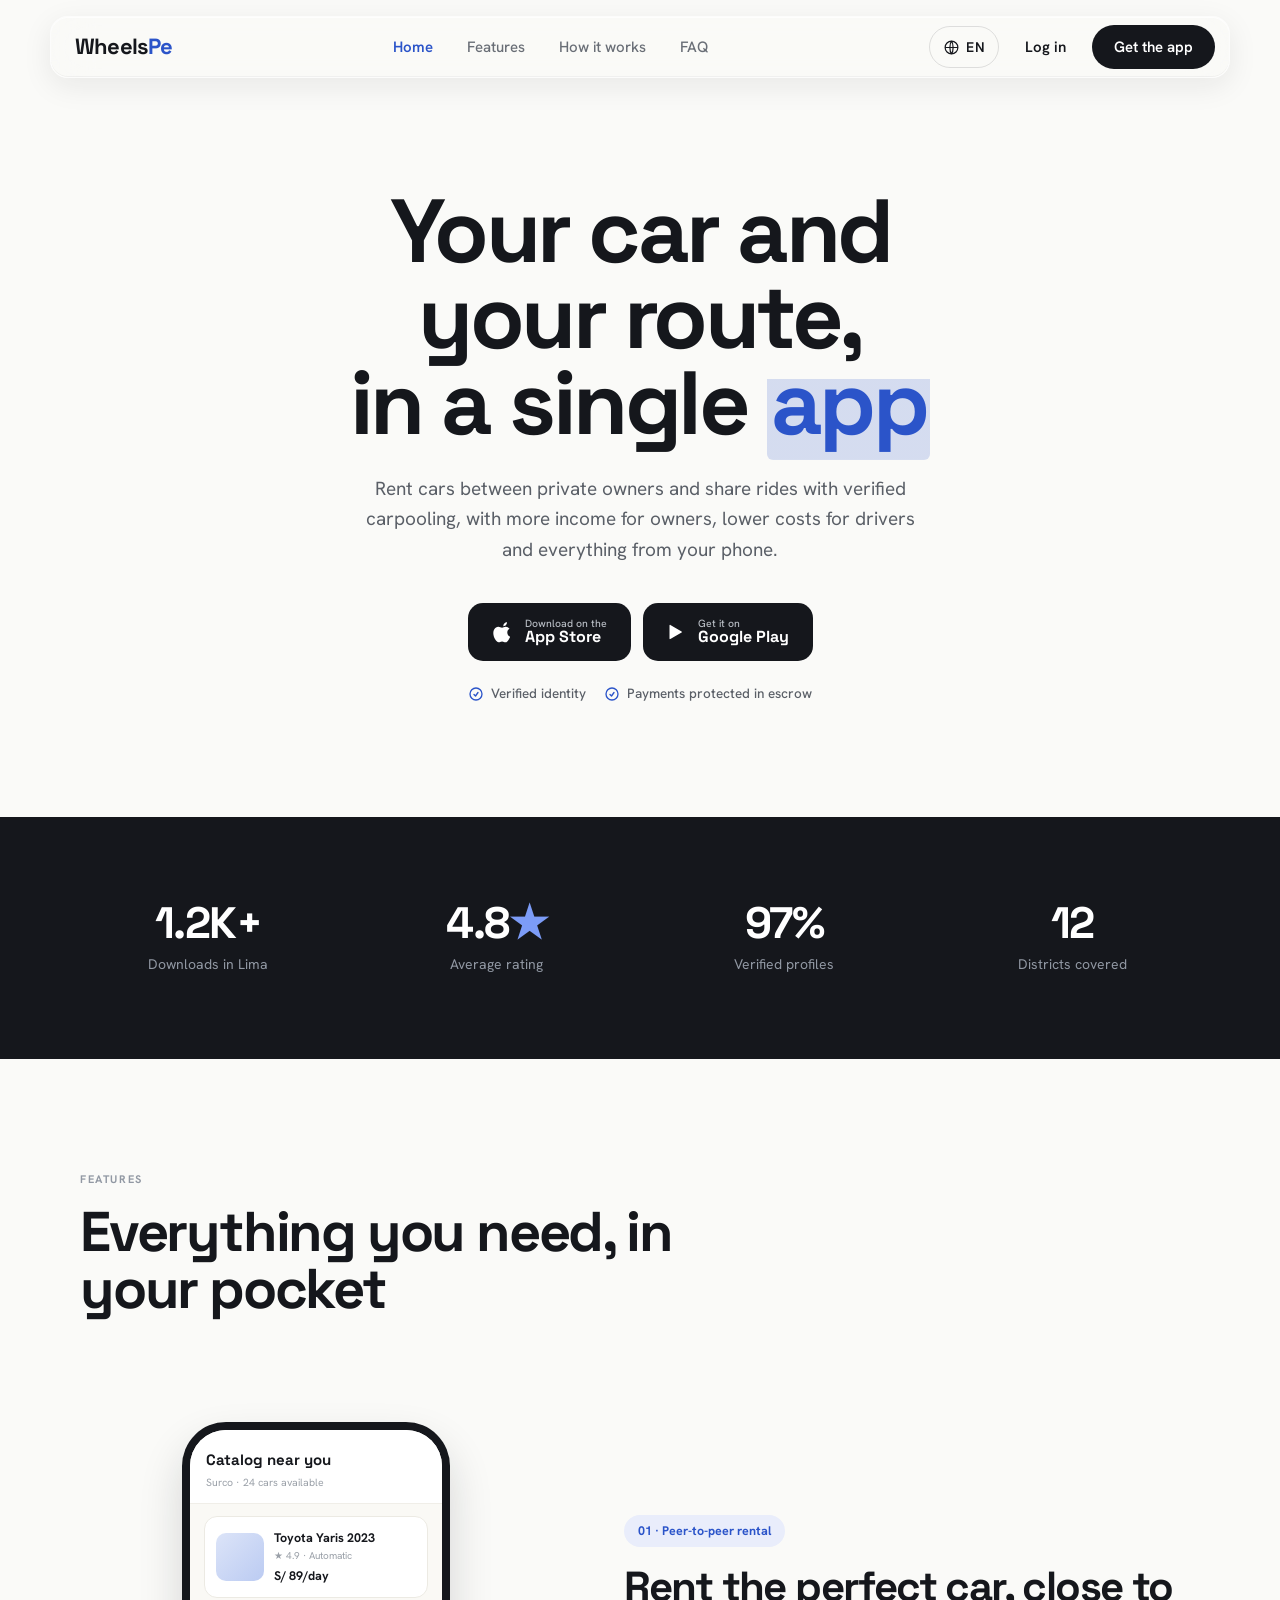
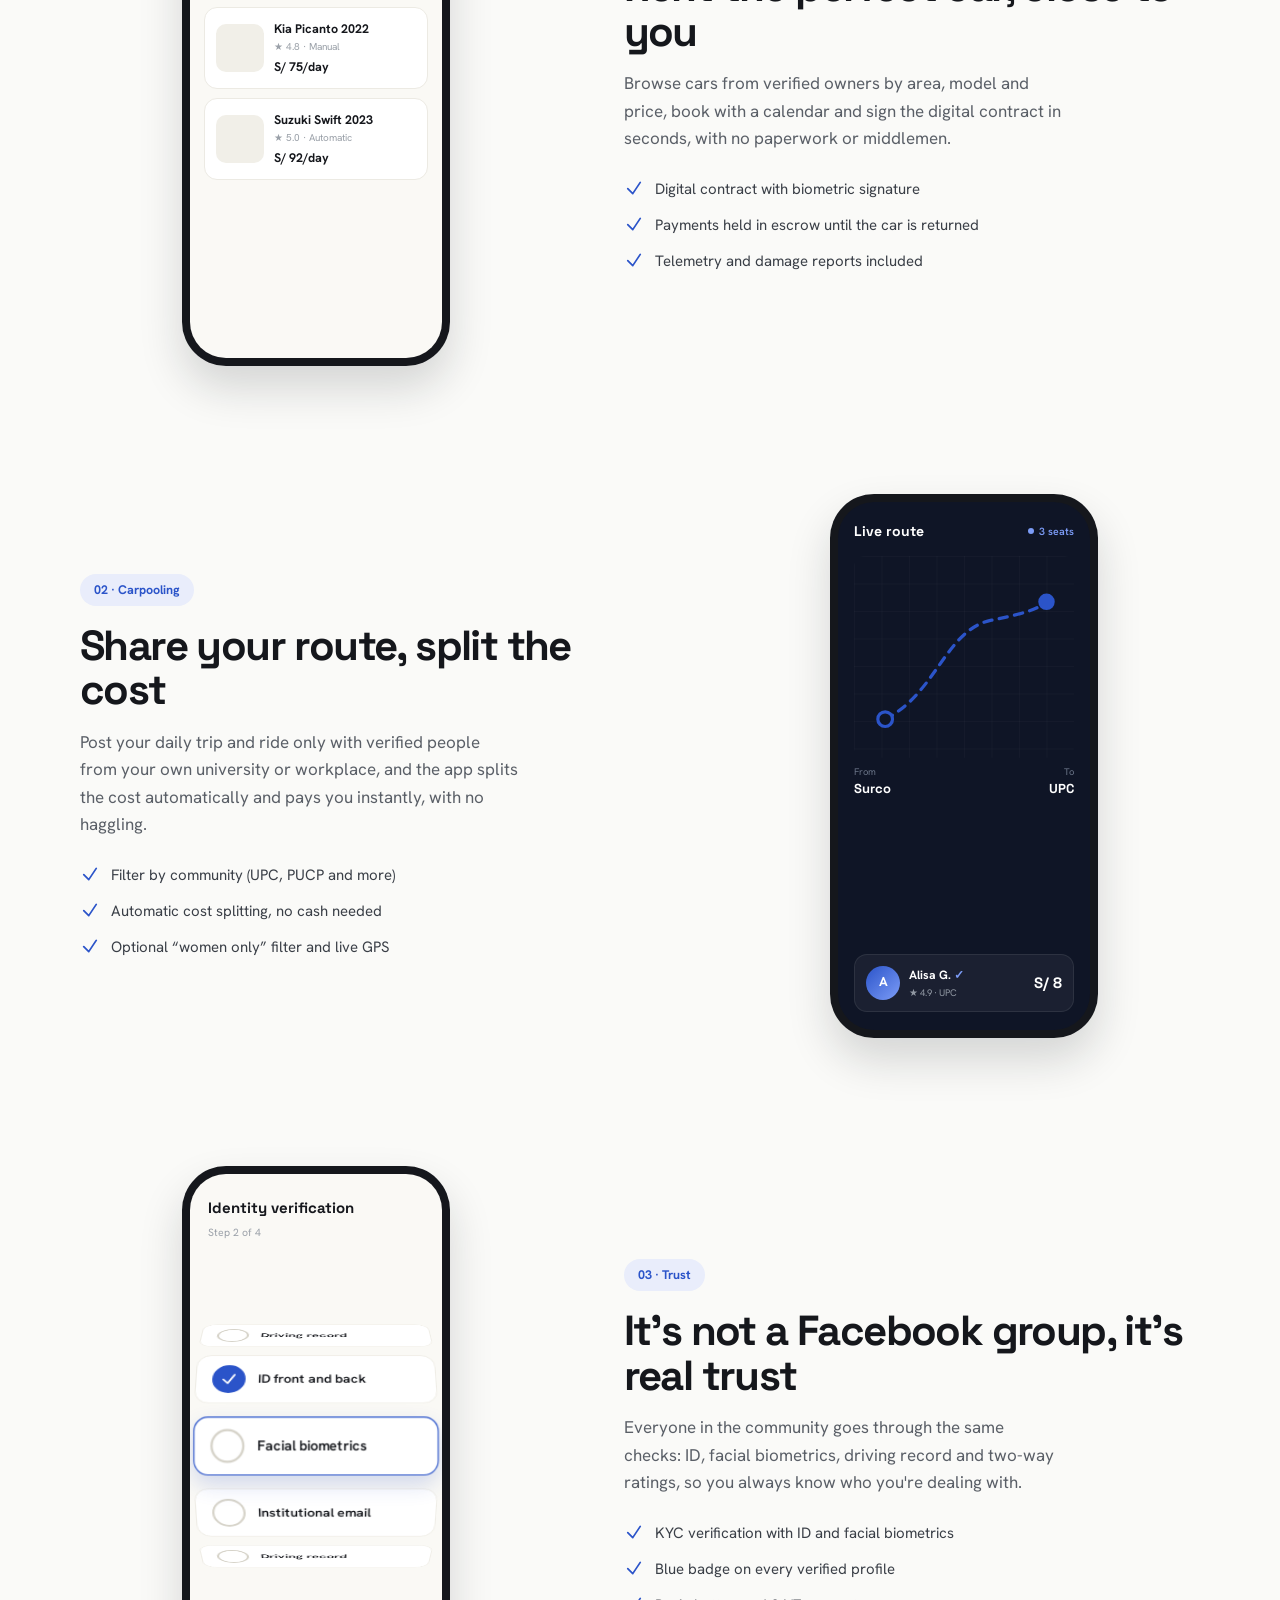
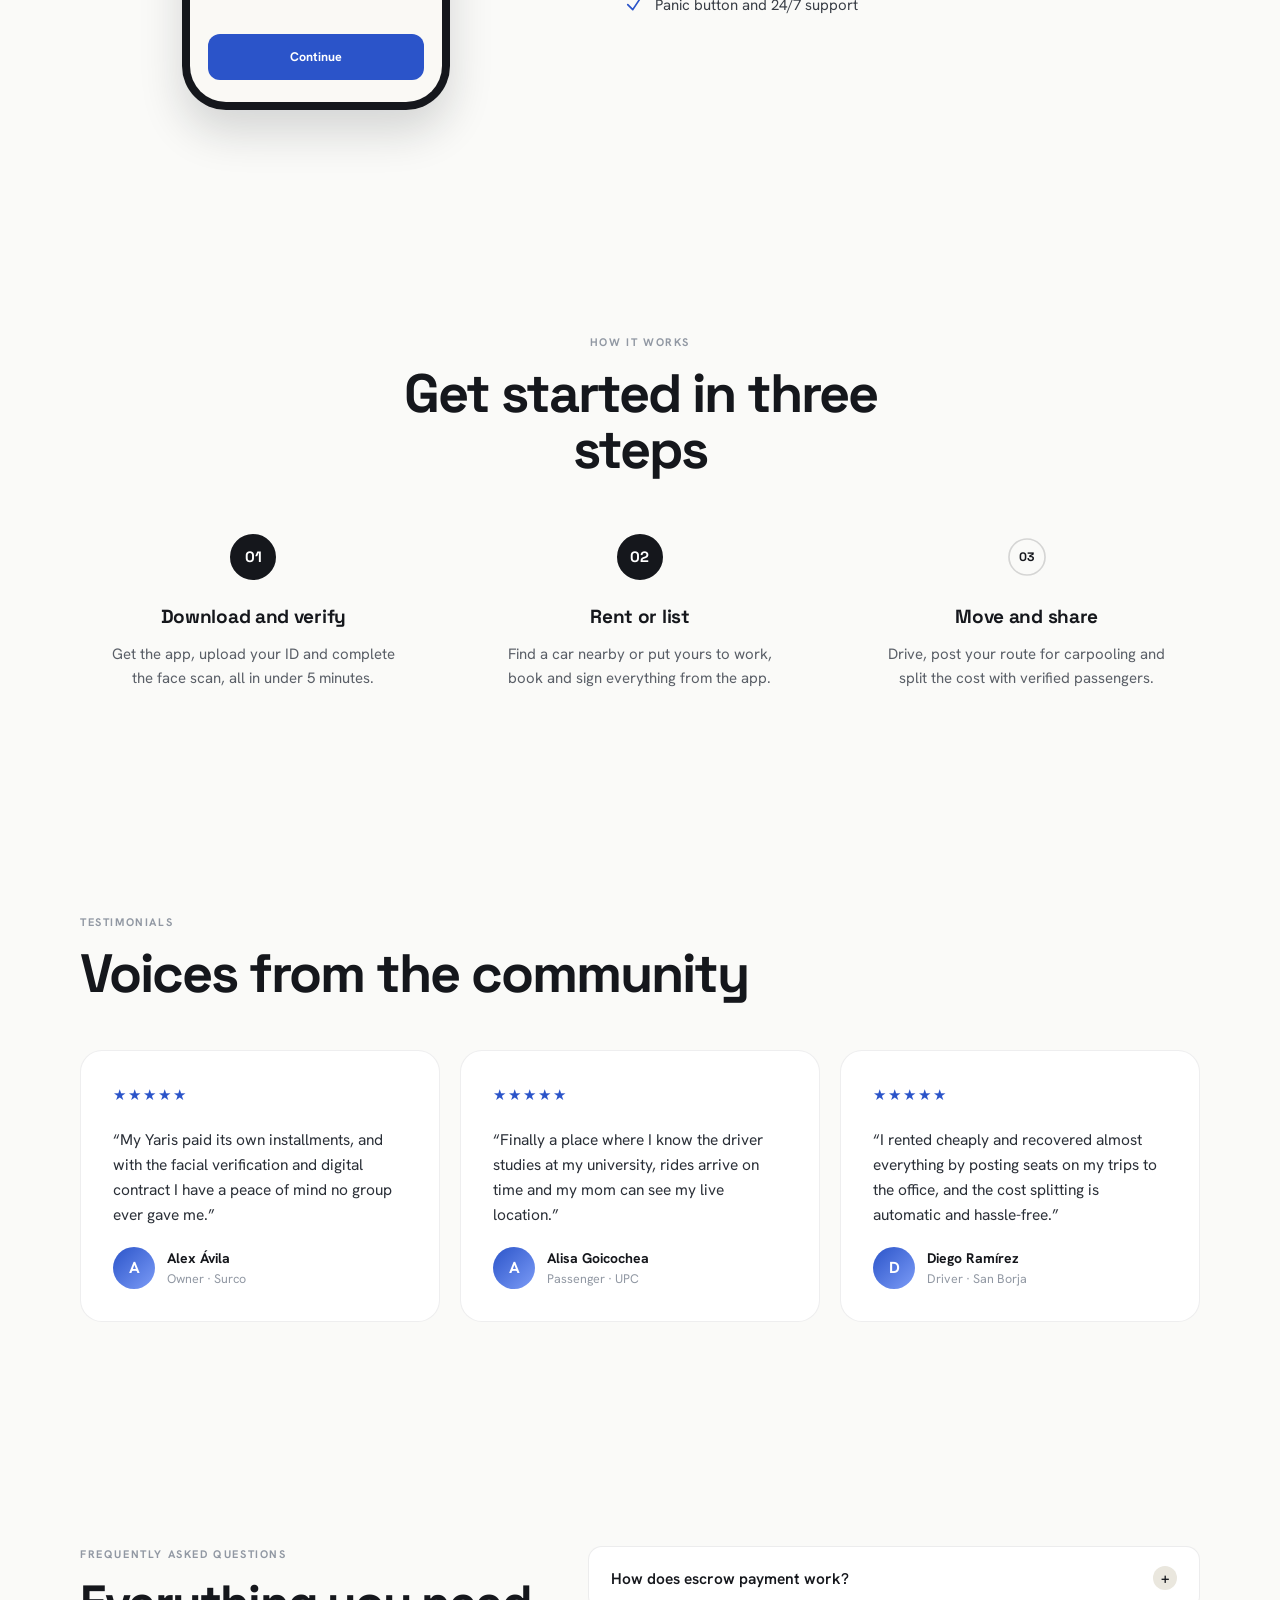
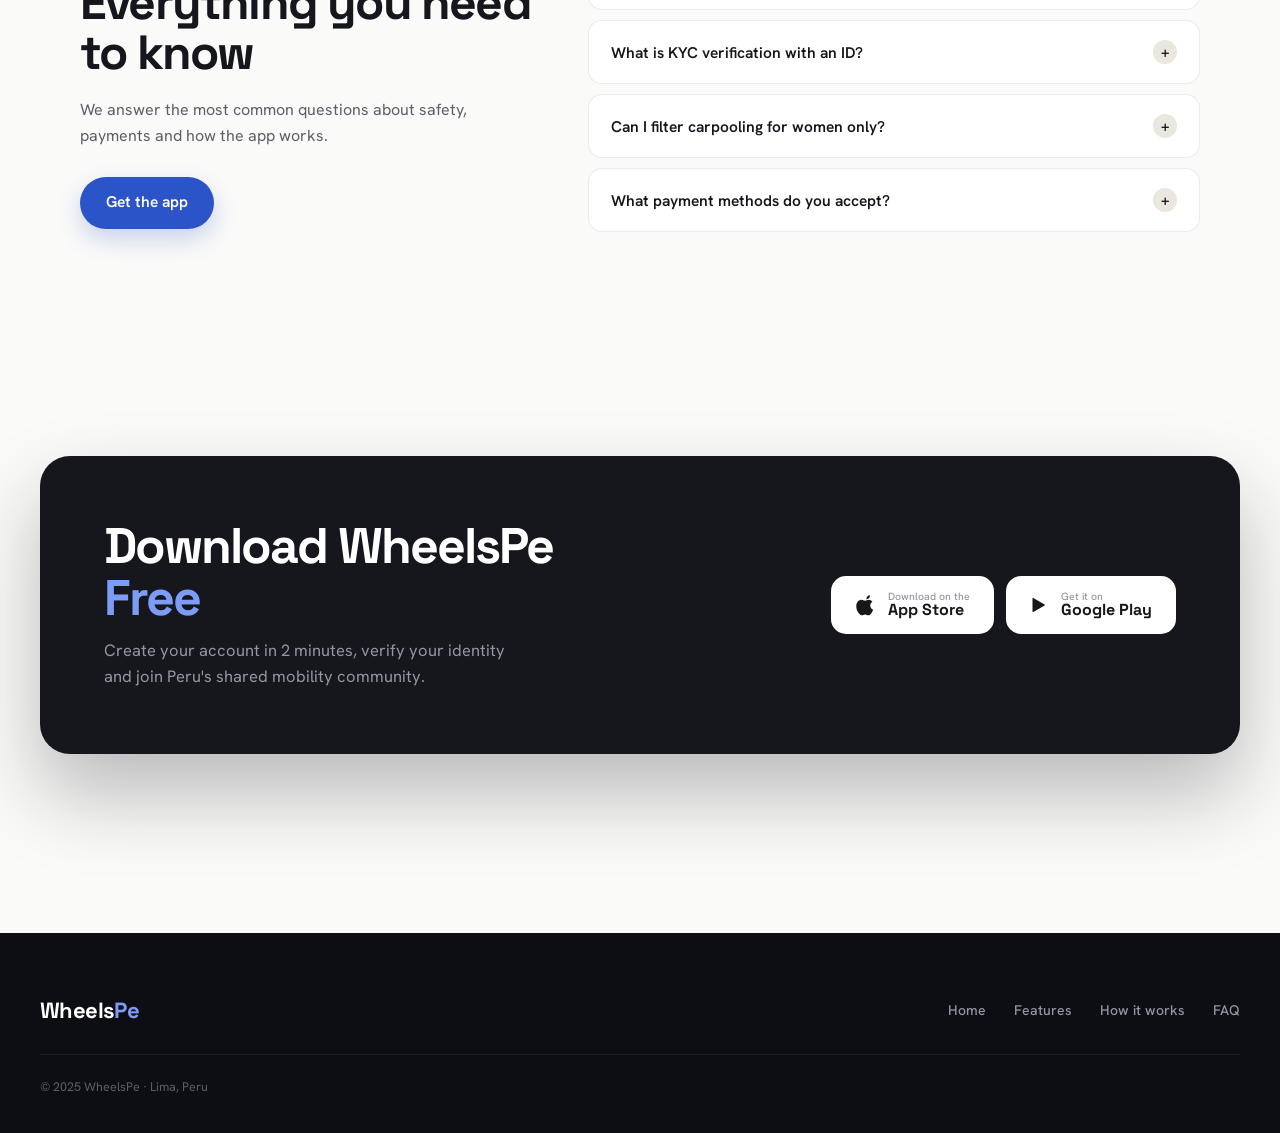
<file: index.html>
<!DOCTYPE html>
<html lang="en">
<head>
<meta charset="utf-8">
<meta name="viewport" content="width=device-width, initial-scale=1">
<title>WheelsPe</title>
<link rel="preconnect" href="https://fonts.googleapis.com">
<link rel="preconnect" href="https://fonts.gstatic.com" crossorigin>
<link href="https://fonts.googleapis.com/css2?family=Space+Grotesk:wght@400;500;600;700&family=Hanken+Grotesk:wght@300;400;500;600;700;800&display=swap" rel="stylesheet">
<link rel="stylesheet" href="styles.css">
</head>
<body>

<nav class="wp-nav">
  <div class="wp-inner wp-nav-inner">
    <a href="#inicio" class="wp-logo">Wheels<span class="wp-logo-accent">Pe</span></a>
    <div class="wp-navwrap">
      <a class="wp-navlink" data-target="inicio" href="#inicio" data-i18n="nav.home">Inicio</a>
      <a class="wp-navlink" data-target="funciones" href="#funciones" data-i18n="nav.features">Funciones</a>
      <a class="wp-navlink" data-target="como-funciona" href="#como-funciona" data-i18n="nav.how">Cómo funciona</a>
      <a class="wp-navlink" data-target="faq" href="#faq" data-i18n="nav.faq">FAQ</a>
    </div>
    <div class="wp-navactions">
      <button class="wp-lang" type="button" aria-label="Cambiar idioma">
        <svg class="wp-lang-globe" width="17" height="17" viewBox="0 0 24 24" fill="none" stroke="currentColor" stroke-width="1.7"><circle cx="12" cy="12" r="9"/><path d="M3 12h18"/><path d="M12 3c3 3.5 3 14.5 0 18M12 3c-3 3.5-3 14.5 0 18"/></svg>
        <span class="wp-lang-label">ES</span>
      </button>
      <a href="#" class="wp-btn-ghost" data-i18n="nav.login">Iniciar sesión</a>
      <a href="#descargar" class="wp-btn-dark" data-i18n="nav.getapp">Descargar app</a>
    </div>
    <button class="wp-dots" aria-label="Abrir menú">
      <svg class="wp-burger-ico" width="20" height="20" viewBox="0 0 24 24" fill="none" stroke="#15171C" stroke-width="2.2" stroke-linecap="round"><path d="M4 7h16M4 12h16M4 17h16"/></svg>
      <div class="wp-dots-ico">
        <span class="wp-dot"></span>
        <span class="wp-dot-mid"></span>
        <span class="wp-dot"></span>
      </div>
      <svg class="wp-x-ico" width="18" height="18" viewBox="0 0 24 24" fill="none" stroke="#15171C" stroke-width="2.3" stroke-linecap="round"><path d="M6 6l12 12M18 6L6 18"/></svg>
    </button>
  </div>
</nav>

<div class="wp-mobile">
  <a href="#inicio" class="wp-mlink" data-i18n="nav.home">Inicio</a>
  <a href="#funciones" class="wp-mlink" data-i18n="nav.features">Funciones</a>
  <a href="#como-funciona" class="wp-mlink" data-i18n="nav.how">Cómo funciona</a>
  <a href="#faq" class="wp-mlink" data-i18n="nav.faq">FAQ</a>
  <div class="wp-mdivider"></div>
  <a href="#" class="wp-mlink" data-i18n="nav.login">Iniciar sesión</a>
  <button class="wp-lang wp-lang--m" type="button" aria-label="Cambiar idioma">
    <svg class="wp-lang-globe" width="17" height="17" viewBox="0 0 24 24" fill="none" stroke="currentColor" stroke-width="1.7"><circle cx="12" cy="12" r="9"/><path d="M3 12h18"/><path d="M12 3c3 3.5 3 14.5 0 18M12 3c-3 3.5-3 14.5 0 18"/></svg>
    <span class="wp-lang-label">ES</span>
  </button>
  <a href="#descargar" class="wp-mcta" data-i18n="btn.getapp">Descargar la app</a>
</div>

<!-- ░░ HERO ░░ -->
<section id="inicio" class="wp-hero">
  <div id="wp-top-sentinel"></div>
  <div class="wp-inner wp-hero-inner">
    <div class="wp-hero-anim">
      <h1 class="wp-display wp-h1" data-i18n-html="hero.title">
        Tu auto y tu ruta,<br>en una sola <span class="wp-h1-accent">app</span>
      </h1>
      <p class="wp-hero-sub" data-i18n="hero.sub">Alquila autos entre particulares y comparte rutas con carpooling verificado, con más ingresos para los dueños, menos costos para los conductores y todo desde tu celular.</p>
      <div class="wp-herobadges">
        <a href="#descargar" class="wp-store">
          <svg width="22" height="22" viewBox="0 0 24 24" fill="#fff"><path d="M16.36 1.43c.04 1.06-.36 2.09-1.05 2.86-.71.79-1.86 1.4-2.97 1.31-.05-1.02.39-2.07 1.06-2.79.74-.79 1.96-1.38 2.96-1.38zM19.7 17.4c-.5 1.15-.74 1.66-1.38 2.68-.9 1.42-2.16 3.19-3.73 3.2-1.39.01-1.75-.91-3.64-.9-1.89.01-2.28.92-3.67.91-1.57-.01-2.77-1.61-3.67-3.03-2.51-3.97-2.78-8.63-1.23-11.11 1.1-1.76 2.84-2.79 4.47-2.79 1.66 0 2.71.91 4.08.91 1.33 0 2.14-.91 4.07-.91 1.46 0 3 .79 4.11 2.16-3.61 1.98-3.02 7.13.69 8.78z"/></svg>
          <span class="wp-store-text"><span class="wp-store-sub" data-i18n="store.appstore.sub">Descárgala en</span><span class="wp-store-name">App Store</span></span>
        </a>
        <a href="#descargar" class="wp-store">
          <svg width="20" height="20" viewBox="0 0 24 24" fill="#fff"><path d="M4 3.5c-.5-.3-1 .1-1 .7v15.6c0 .6.5 1 1 .7l13.5-7.8c.5-.3.5-1.1 0-1.4L4 3.5z"/></svg>
          <span class="wp-store-text"><span class="wp-store-sub" data-i18n="store.play.sub">Disponible en</span><span class="wp-store-name">Google Play</span></span>
        </a>
      </div>
      <div class="wp-hero-trust">
        <div class="wp-trust"><svg width="16" height="16" fill="none" viewBox="0 0 24 24" stroke-width="2" stroke="#2B54C9"><path stroke-linecap="round" stroke-linejoin="round" d="M9 12.75 11.25 15 15 9.75M21 12a9 9 0 1 1-18 0 9 9 0 0 1 18 0Z"/></svg><span data-i18n="hero.trust1">Identidad verificada</span></div>
        <div class="wp-trust"><svg width="16" height="16" fill="none" viewBox="0 0 24 24" stroke-width="2" stroke="#2B54C9"><path stroke-linecap="round" stroke-linejoin="round" d="M9 12.75 11.25 15 15 9.75M21 12a9 9 0 1 1-18 0 9 9 0 0 1 18 0Z"/></svg><span data-i18n="hero.trust2">Pagos protegidos en escrow</span></div>
      </div>
    </div>
  </div>
</section>

<!-- ░░ METRICS BAND ░░ -->
<section class="wp-metrics wp-dark">
  <div class="wp-glow-layer"></div>
  <div class="wp-inner wp-stagger wp-metrics-inner">
    <div>
      <div class="wp-metric-num"><span class="wp-count" data-target="1200" data-format="k">0</span></div>
      <div class="wp-metric-label" data-i18n="metric1">Descargas en Lima</div>
    </div>
    <div>
      <div class="wp-metric-num"><span class="wp-count" data-target="4.9" data-decimals="1">0</span><span class="wp-metric-star">★</span></div>
      <div class="wp-metric-label" data-i18n="metric2">Calificación promedio</div>
    </div>
    <div>
      <div class="wp-metric-num"><span class="wp-count" data-target="100" data-suffix="%">0</span></div>
      <div class="wp-metric-label" data-i18n="metric3">Perfiles verificados</div>
    </div>
    <div>
      <div class="wp-metric-num"><span class="wp-count" data-target="12">0</span></div>
      <div class="wp-metric-label" data-i18n="metric4">Distritos cubiertos</div>
    </div>
  </div>
</section>

<section id="funciones" class="wp-section-bg">
  <div class="wp-inner wp-funciones-head">
    <div class="wp-up wp-narrow">
      <div class="wp-eyebrow" data-i18n="feat.eyebrow">Funciones</div>
      <h2 class="wp-display wp-h2-funciones" data-i18n="feat.title">Todo lo que necesitas, en tu bolsillo</h2>
    </div>
  </div>

  <div class="wp-inner wp-feat-row">
    <div class="wp-feat">
      <div class="wp-featphone wp-slide" data-from="left">
        <div class="wp-phone">
          <div class="wp-screen wp-screen--light">
            <div class="wp-cat-head">
              <div class="wp-cat-title" data-i18n="phone1.title">Catálogo cerca de ti</div>
              <div class="wp-cat-sub" data-i18n="phone1.sub">Surco · 24 autos disponibles</div>
            </div>
            <div class="wp-cat-list">
              <div class="wp-car"><div class="wp-car-thumb wp-car-thumb--blue"></div><div><div class="wp-car-name">Toyota Yaris 2023</div><div class="wp-car-meta" data-i18n="phone1.meta1">★ 4.9 · Automático</div><div class="wp-car-price" data-i18n="phone1.price1">S/ 89/día</div></div></div>
              <div class="wp-car wp-car--d1"><div class="wp-car-thumb wp-car-thumb--beige"></div><div><div class="wp-car-name">Kia Picanto 2022</div><div class="wp-car-meta" data-i18n="phone1.meta2">★ 4.8 · Mecánico</div><div class="wp-car-price" data-i18n="phone1.price2">S/ 75/día</div></div></div>
              <div class="wp-car wp-car--d2"><div class="wp-car-thumb wp-car-thumb--beige"></div><div><div class="wp-car-name">Suzuki Swift 2023</div><div class="wp-car-meta" data-i18n="phone1.meta3">★ 5.0 · Automático</div><div class="wp-car-price" data-i18n="phone1.price3">S/ 92/día</div></div></div>
            </div>
          </div>
        </div>
      </div>
      <div class="wp-slide" data-from="right">
        <div class="wp-feat-tag" data-i18n="r1.tag">01 · Alquiler entre particulares</div>
        <h3 class="wp-display wp-feat-title" data-i18n="r1.title">Alquila el auto perfecto, cerca de ti</h3>
        <p class="wp-feat-text" data-i18n="r1.desc">Explora autos de particulares verificados filtrando por zona, modelo y precio, reserva con calendario y firma el contrato digital en segundos, sin papeleo ni intermediarios.</p>
        <ul class="wp-stagger wp-feat-list">
          <li class="wp-feat-item"><svg class="wp-check" width="20" height="20" fill="none" viewBox="0 0 24 24" stroke-width="2.1" stroke="#2B54C9"><path stroke-linecap="round" stroke-linejoin="round" d="m4.5 12.75 6 6 9-13.5"/></svg><span data-i18n="r1.li1">Contrato digital con firma biométrica</span></li>
          <li class="wp-feat-item"><svg class="wp-check" width="20" height="20" fill="none" viewBox="0 0 24 24" stroke-width="2.1" stroke="#2B54C9"><path stroke-linecap="round" stroke-linejoin="round" d="m4.5 12.75 6 6 9-13.5"/></svg><span data-i18n="r1.li2">Pagos retenidos en escrow hasta la devolución</span></li>
          <li class="wp-feat-item"><svg class="wp-check" width="20" height="20" fill="none" viewBox="0 0 24 24" stroke-width="2.1" stroke="#2B54C9"><path stroke-linecap="round" stroke-linejoin="round" d="m4.5 12.75 6 6 9-13.5"/></svg><span data-i18n="r1.li3">Telemetría y reporte de daños incluidos</span></li>
        </ul>
      </div>
    </div>
  </div>

  <div class="wp-inner wp-feat-row">
    <div class="wp-feat wp-feat--reverse">
      <div class="wp-slide" data-from="left">
        <div class="wp-feat-tag" data-i18n="r2.tag">02 · Carpooling</div>
        <h3 class="wp-display wp-feat-title" data-i18n="r2.title">Comparte tu ruta, divide los gastos</h3>
        <p class="wp-feat-text" data-i18n="r2.desc">Publica tu trayecto diario y viaja solo con personas verificadas de tu misma universidad o trabajo, y la app divide el costo automáticamente y te paga al instante, sin negociar.</p>
        <ul class="wp-stagger wp-feat-list">
          <li class="wp-feat-item"><svg class="wp-check" width="20" height="20" fill="none" viewBox="0 0 24 24" stroke-width="2.1" stroke="#2B54C9"><path stroke-linecap="round" stroke-linejoin="round" d="m4.5 12.75 6 6 9-13.5"/></svg><span data-i18n="r2.li1">Filtro por comunidad institucional (UPC, PUCP y más)</span></li>
          <li class="wp-feat-item"><svg class="wp-check" width="20" height="20" fill="none" viewBox="0 0 24 24" stroke-width="2.1" stroke="#2B54C9"><path stroke-linecap="round" stroke-linejoin="round" d="m4.5 12.75 6 6 9-13.5"/></svg><span data-i18n="r2.li2">División automática de gastos, sin efectivo</span></li>
          <li class="wp-feat-item"><svg class="wp-check" width="20" height="20" fill="none" viewBox="0 0 24 24" stroke-width="2.1" stroke="#2B54C9"><path stroke-linecap="round" stroke-linejoin="round" d="m4.5 12.75 6 6 9-13.5"/></svg><span data-i18n="r2.li3">Filtro opcional «solo mujeres» y GPS en vivo</span></li>
        </ul>
      </div>
      <div class="wp-featphone wp-slide" data-from="right">
        <div class="wp-phone wp-phone--b">
          <div class="wp-screen wp-screen--dark">
            <div class="wp-route-head">
              <div class="wp-route-title" data-i18n="phone2.title">Ruta en vivo</div>
              <div class="wp-route-seats"><span class="wp-route-dot"></span><span data-i18n="phone2.seats">3 asientos</span></div>
            </div>
            <svg viewBox="0 0 240 220" class="wp-route-map">
              <defs><pattern id="wpg" width="30" height="30" patternUnits="userSpaceOnUse"><path d="M30 0H0V30" fill="none" stroke="rgba(255,255,255,.05)" stroke-width="1"/></pattern></defs>
              <rect width="240" height="220" fill="url(#wpg)" rx="12"/>
              <path class="wp-route-path" d="M34 178 C 90 150, 100 80, 150 70 S 200 56, 210 50" fill="none" stroke="#2B54C9" stroke-width="3.5" stroke-linecap="round" stroke-dasharray="9 8"/>
              <circle cx="34" cy="178" r="8" fill="#0F1526" stroke="#2B54C9" stroke-width="3.5"/>
              <circle cx="210" cy="50" r="9" fill="#2B54C9"/>
            </svg>
            <div class="wp-route-info">
              <div><div class="wp-route-label" data-i18n="phone2.origin">Origen</div><div class="wp-route-place">Surco</div></div>
              <div class="wp-route-dest"><div class="wp-route-label" data-i18n="phone2.dest">Destino</div><div class="wp-route-place">UPC</div></div>
            </div>
            <div class="wp-route-card">
              <div class="wp-route-driver"><div class="wp-avatar">A</div><div><div class="wp-route-name">Alisa G. <span class="wp-route-name-accent">✓</span></div><div class="wp-route-rating">★ 4.9 · UPC</div></div></div>
              <div class="wp-route-price">S/ 8</div>
            </div>
          </div>
        </div>
      </div>
    </div>
  </div>

  <div class="wp-inner wp-feat-row wp-feat-row--last">
    <div class="wp-feat">
      <div class="wp-featphone wp-slide" data-from="left">
        <div class="wp-phone wp-phone--c">
          <div class="wp-screen wp-screen--light wp-screen--pad">
            <div class="wp-verif-title" data-i18n="phone3.title">Verificación de identidad</div>
            <div class="wp-verif-step">Paso 1 de 4</div>
            <div class="wp-verif-list">
              <div class="wp-wheel">
                <div class="wp-verif-item"><div class="wp-verif-ic"><svg class="wp-verif-check" width="16" height="16" fill="none" viewBox="0 0 24 24" stroke-width="2.6" stroke="#fff"><path stroke-linecap="round" stroke-linejoin="round" d="m4.5 12.75 6 6 9-13.5"/></svg></div><div class="wp-verif-label" data-i18n="phone3.i1">DNI anverso y reverso</div></div>
                <div class="wp-verif-item"><div class="wp-verif-ic"><svg class="wp-verif-check" width="16" height="16" fill="none" viewBox="0 0 24 24" stroke-width="2.6" stroke="#fff"><path stroke-linecap="round" stroke-linejoin="round" d="m4.5 12.75 6 6 9-13.5"/></svg></div><div class="wp-verif-label" data-i18n="phone3.i2">Biometría facial</div></div>
                <div class="wp-verif-item"><div class="wp-verif-ic"><svg class="wp-verif-check" width="16" height="16" fill="none" viewBox="0 0 24 24" stroke-width="2.6" stroke="#fff"><path stroke-linecap="round" stroke-linejoin="round" d="m4.5 12.75 6 6 9-13.5"/></svg></div><div class="wp-verif-label" data-i18n="phone3.i3">Correo institucional</div></div>
                <div class="wp-verif-item"><div class="wp-verif-ic"><svg class="wp-verif-check" width="16" height="16" fill="none" viewBox="0 0 24 24" stroke-width="2.6" stroke="#fff"><path stroke-linecap="round" stroke-linejoin="round" d="m4.5 12.75 6 6 9-13.5"/></svg></div><div class="wp-verif-label" data-i18n="phone3.i4">Récord de conducción</div></div>
              </div>
            </div>
            <div class="wp-verif-btn" data-i18n="phone3.btn">Continuar</div>
          </div>
        </div>
      </div>
      <div class="wp-slide" data-from="right">
        <div class="wp-feat-tag" data-i18n="r3.tag">03 · Confianza</div>
        <h3 class="wp-display wp-feat-title" data-i18n="r3.title">No es un grupo de Facebook, es confianza real</h3>
        <p class="wp-feat-text" data-i18n="r3.desc">Toda la comunidad pasa por el mismo filtro: DNI, biometría facial, récord de conducción y reputación bidireccional, así siempre sabes con quién tratas.</p>
        <ul class="wp-stagger wp-feat-list">
          <li class="wp-feat-item"><svg class="wp-check" width="20" height="20" fill="none" viewBox="0 0 24 24" stroke-width="2.1" stroke="#2B54C9"><path stroke-linecap="round" stroke-linejoin="round" d="m4.5 12.75 6 6 9-13.5"/></svg><span data-i18n="r3.li1">Verificación KYC con DNI y biometría facial</span></li>
          <li class="wp-feat-item"><svg class="wp-check" width="20" height="20" fill="none" viewBox="0 0 24 24" stroke-width="2.1" stroke="#2B54C9"><path stroke-linecap="round" stroke-linejoin="round" d="m4.5 12.75 6 6 9-13.5"/></svg><span data-i18n="r3.li2">Badge azul en cada perfil verificado</span></li>
          <li class="wp-feat-item"><svg class="wp-check" width="20" height="20" fill="none" viewBox="0 0 24 24" stroke-width="2.1" stroke="#2B54C9"><path stroke-linecap="round" stroke-linejoin="round" d="m4.5 12.75 6 6 9-13.5"/></svg><span data-i18n="r3.li3">Botón de pánico y soporte 24/7</span></li>
        </ul>
      </div>
    </div>
  </div>
</section>

<section id="como-funciona" class="wp-section-bg">
  <div class="wp-inner wp-section">
    <div class="wp-center-narrow wp-up">
      <div class="wp-eyebrow" data-i18n="how.eyebrow">Cómo funciona</div>
      <h2 class="wp-display wp-h2-pasos" data-i18n="how.title">Empieza en tres pasos</h2>
    </div>
    <div class="wp-3col wp-steps wp-stagger">
      <div>
        <div class="wp-step-num">01</div>
        <div class="wp-step-title" data-i18n="how.s1t">Descarga y verifica</div>
        <div class="wp-step-text" data-i18n="how.s1d">Baja la app, sube tu DNI y completa el escaneo facial, listo en menos de 5 minutos.</div>
      </div>
      <div>
        <div class="wp-step-num">02</div>
        <div class="wp-step-title" data-i18n="how.s2t">Alquila o publica</div>
        <div class="wp-step-text" data-i18n="how.s2d">Encuentra un auto cerca o pon el tuyo a generar ingresos, reserva y firma todo desde la app.</div>
      </div>
      <div>
        <div class="wp-step-num wp-step-num--accent">03</div>
        <div class="wp-step-title" data-i18n="how.s3t">Muévete y comparte</div>
        <div class="wp-step-text" data-i18n="how.s3d">Conduce, publica tu ruta para carpool y divide los gastos con pasajeros verificados.</div>
      </div>
    </div>
  </div>
</section>

<section class="wp-section-bg">
  <div class="wp-inner wp-section">
    <div class="wp-up">
      <div class="wp-eyebrow" data-i18n="test.eyebrow">Testimonios</div>
      <h2 class="wp-display wp-h2-testi" data-i18n="test.title">Voces de la comunidad</h2>
    </div>
    <div class="wp-3col wp-tgrid wp-stagger">
      <div class="wp-tcard">
        <div class="wp-stars">★★★★★</div>
        <p class="wp-tquote" data-i18n="test.q1">«Mi Yaris pagaba sus propias cuotas, y con la verificación facial y el contrato digital tengo una tranquilidad que ningún grupo me daba.»</p>
        <div class="wp-tperson">
          <div class="wp-tavatar wp-tavatar--1">A</div>
          <div><div class="wp-tname">Alex Ávila</div><div class="wp-trole" data-i18n="test.r1">Propietario · Surco</div></div>
        </div>
      </div>
      <div class="wp-tcard">
        <div class="wp-stars">★★★★★</div>
        <p class="wp-tquote" data-i18n="test.q2">«Por fin un canal donde sé que el conductor estudia en mi universidad, las rutas llegan a tiempo y mi mamá puede ver mi ubicación en vivo.»</p>
        <div class="wp-tperson">
          <div class="wp-tavatar wp-tavatar--2">A</div>
          <div><div class="wp-tname">Alisa Goicochea</div><div class="wp-trole" data-i18n="test.r2">Pasajera · UPC</div></div>
        </div>
      </div>
      <div class="wp-tcard">
        <div class="wp-stars">★★★★★</div>
        <p class="wp-tquote" data-i18n="test.q3">«Alquilé barato y recuperé casi todo publicando asientos en mis trayectos a la oficina, y la división de gastos es automática y sin incomodidad.»</p>
        <div class="wp-tperson">
          <div class="wp-tavatar wp-tavatar--3">D</div>
          <div><div class="wp-tname">Diego Ramírez</div><div class="wp-trole" data-i18n="test.r3">Conductor · San Borja</div></div>
        </div>
      </div>
    </div>
  </div>
</section>

<section id="faq" class="wp-section-bg">
  <div class="wp-inner wp-section">
    <div class="wp-2col">
      <div class="wp-up">
        <div class="wp-eyebrow" data-i18n="faq.eyebrow">Preguntas frecuentes</div>
        <h2 class="wp-display wp-h2-faq" data-i18n="faq.title">Todo lo que necesitas saber</h2>
        <p class="wp-faq-text" data-i18n="faq.desc">Resolvemos las dudas más comunes sobre seguridad, pagos y cómo funciona la app.</p>
        <a href="#descargar" class="wp-btn-blue" data-i18n="btn.getapp">Descargar la app</a>
      </div>
      <div class="wp-stagger wp-faqcol">
        <div class="wp-faq">
          <button class="wp-faqq"><span data-i18n="faq.q1">¿Cómo funciona el pago en escrow?</span><span class="wp-chev">+</span></button>
          <div class="wp-faqa" data-i18n="faq.a1">El dinero del alquiler se retiene en una cuenta escrow hasta que el propietario confirma que el vehículo se devolvió en buen estado, así ambas partes quedan protegidas en todo momento.</div>
        </div>
        <div class="wp-faq">
          <button class="wp-faqq"><span data-i18n="faq.q2">¿Qué es la verificación KYC con DNI?</span><span class="wp-chev">+</span></button>
          <div class="wp-faqa" data-i18n="faq.a2">KYC (Know Your Customer) verifica la identidad de cada usuario escaneando su DNI en cuatro pasos: anverso, reverso, selfie y validación automática, y los perfiles aprobados muestran un badge azul.</div>
        </div>
        <div class="wp-faq">
          <button class="wp-faqq"><span data-i18n="faq.q3">¿Puedo filtrar el carpooling solo para mujeres?</span><span class="wp-chev">+</span></button>
          <div class="wp-faqa" data-i18n="faq.a3">Sí, en la sección de seguridad puedes activar el filtro «Solo mujeres», que limita tus viajes a conductoras y pasajeras verificadas, y también puedes filtrar por institución educativa.</div>
        </div>
        <div class="wp-faq">
          <button class="wp-faqq"><span data-i18n="faq.q4">¿Qué métodos de pago aceptan?</span><span class="wp-chev">+</span></button>
          <div class="wp-faqa" data-i18n="faq.a4">Aceptamos Yape, Plin, Visa, Mastercard y transferencia bancaria, y todos los pagos quedan retenidos en escrow hasta confirmar el fin del servicio.</div>
        </div>
      </div>
    </div>
  </div>
</section>

<section id="descargar" class="wp-cta">
  <div class="wp-inner wp-cta-inner">
    <div class="wp-ctarow wp-dark wp-up">
      <div class="wp-glow-layer"></div>
      <div class="wp-cta-copy">
        <h2 class="wp-display wp-h2-cta" data-i18n-html="cta.title">Descarga WheelsPe<br><span class="wp-cta-accent">Gratis</span></h2>
        <p class="wp-cta-sub" data-i18n="cta.sub">Crea tu cuenta en 2 minutos, verifica tu identidad y únete a la comunidad de movilidad colaborativa del Perú.</p>
      </div>
      <div class="wp-ctabadges">
        <a href="#" class="wp-store wp-store--light">
          <svg width="22" height="22" viewBox="0 0 24 24" fill="#15171C"><path d="M16.36 1.43c.04 1.06-.36 2.09-1.05 2.86-.71.79-1.86 1.4-2.97 1.31-.05-1.02.39-2.07 1.06-2.79.74-.79 1.96-1.38 2.96-1.38zM19.7 17.4c-.5 1.15-.74 1.66-1.38 2.68-.9 1.42-2.16 3.19-3.73 3.2-1.39.01-1.75-.91-3.64-.9-1.89.01-2.28.92-3.67.91-1.57-.01-2.77-1.61-3.67-3.03-2.51-3.97-2.78-8.63-1.23-11.11 1.1-1.76 2.84-2.79 4.47-2.79 1.66 0 2.71.91 4.08.91 1.33 0 2.14-.91 4.07-.91 1.46 0 3 .79 4.11 2.16-3.61 1.98-3.02 7.13.69 8.78z"/></svg>
          <span class="wp-store-text"><span class="wp-store-sub" data-i18n="store.appstore.sub">Descárgala en</span><span class="wp-store-name">App Store</span></span>
        </a>
        <a href="#" class="wp-store wp-store--light">
          <svg width="20" height="20" viewBox="0 0 24 24" fill="#15171C"><path d="M4 3.5c-.5-.3-1 .1-1 .7v15.6c0 .6.5 1 1 .7l13.5-7.8c.5-.3.5-1.1 0-1.4L4 3.5z"/></svg>
          <span class="wp-store-text"><span class="wp-store-sub" data-i18n="store.play.sub">Disponible en</span><span class="wp-store-name">Google Play</span></span>
        </a>
      </div>
    </div>
  </div>
</section>

<footer class="wp-footer wp-dark">
  <div class="wp-glow-layer"></div>
  <div class="wp-inner wp-footer-inner">
    <div class="wp-footer-top">
      <a href="#inicio" class="wp-flogo">Wheels<span class="wp-flogo-accent">Pe</span></a>
      <div class="wp-fnav">
        <a href="#inicio" class="wp-flink" data-i18n="footer.home">Inicio</a>
        <a href="#funciones" class="wp-flink" data-i18n="footer.features">Funciones</a>
        <a href="#como-funciona" class="wp-flink" data-i18n="footer.how">Cómo funciona</a>
        <a href="#faq" class="wp-flink" data-i18n="footer.faq">FAQ</a>
      </div>
    </div>
    <div class="wp-footer-bottom">
      <p class="wp-copy" data-i18n="footer.copy">© 2025 WheelsPe · Lima, Perú</p>
    </div>
  </div>
</footer>

<script src="main.js"></script>
</body>
</html>
</file>
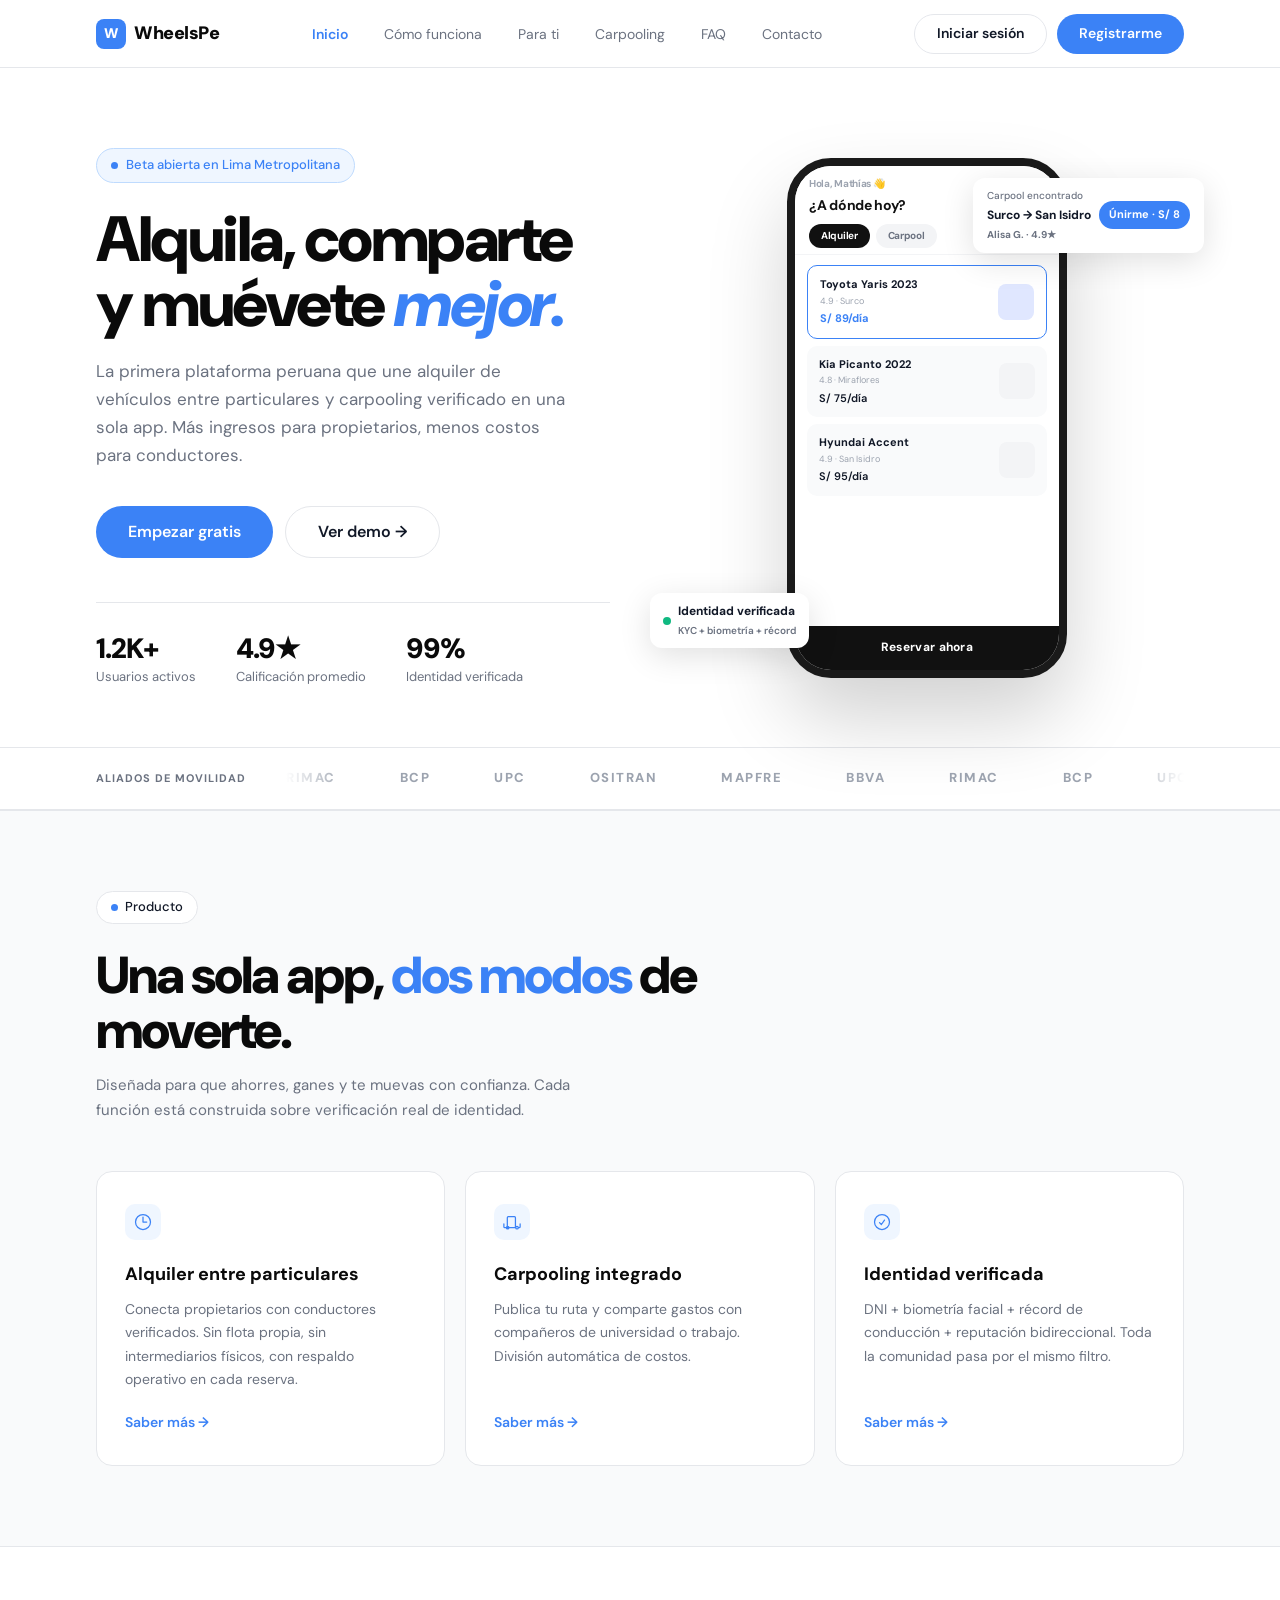
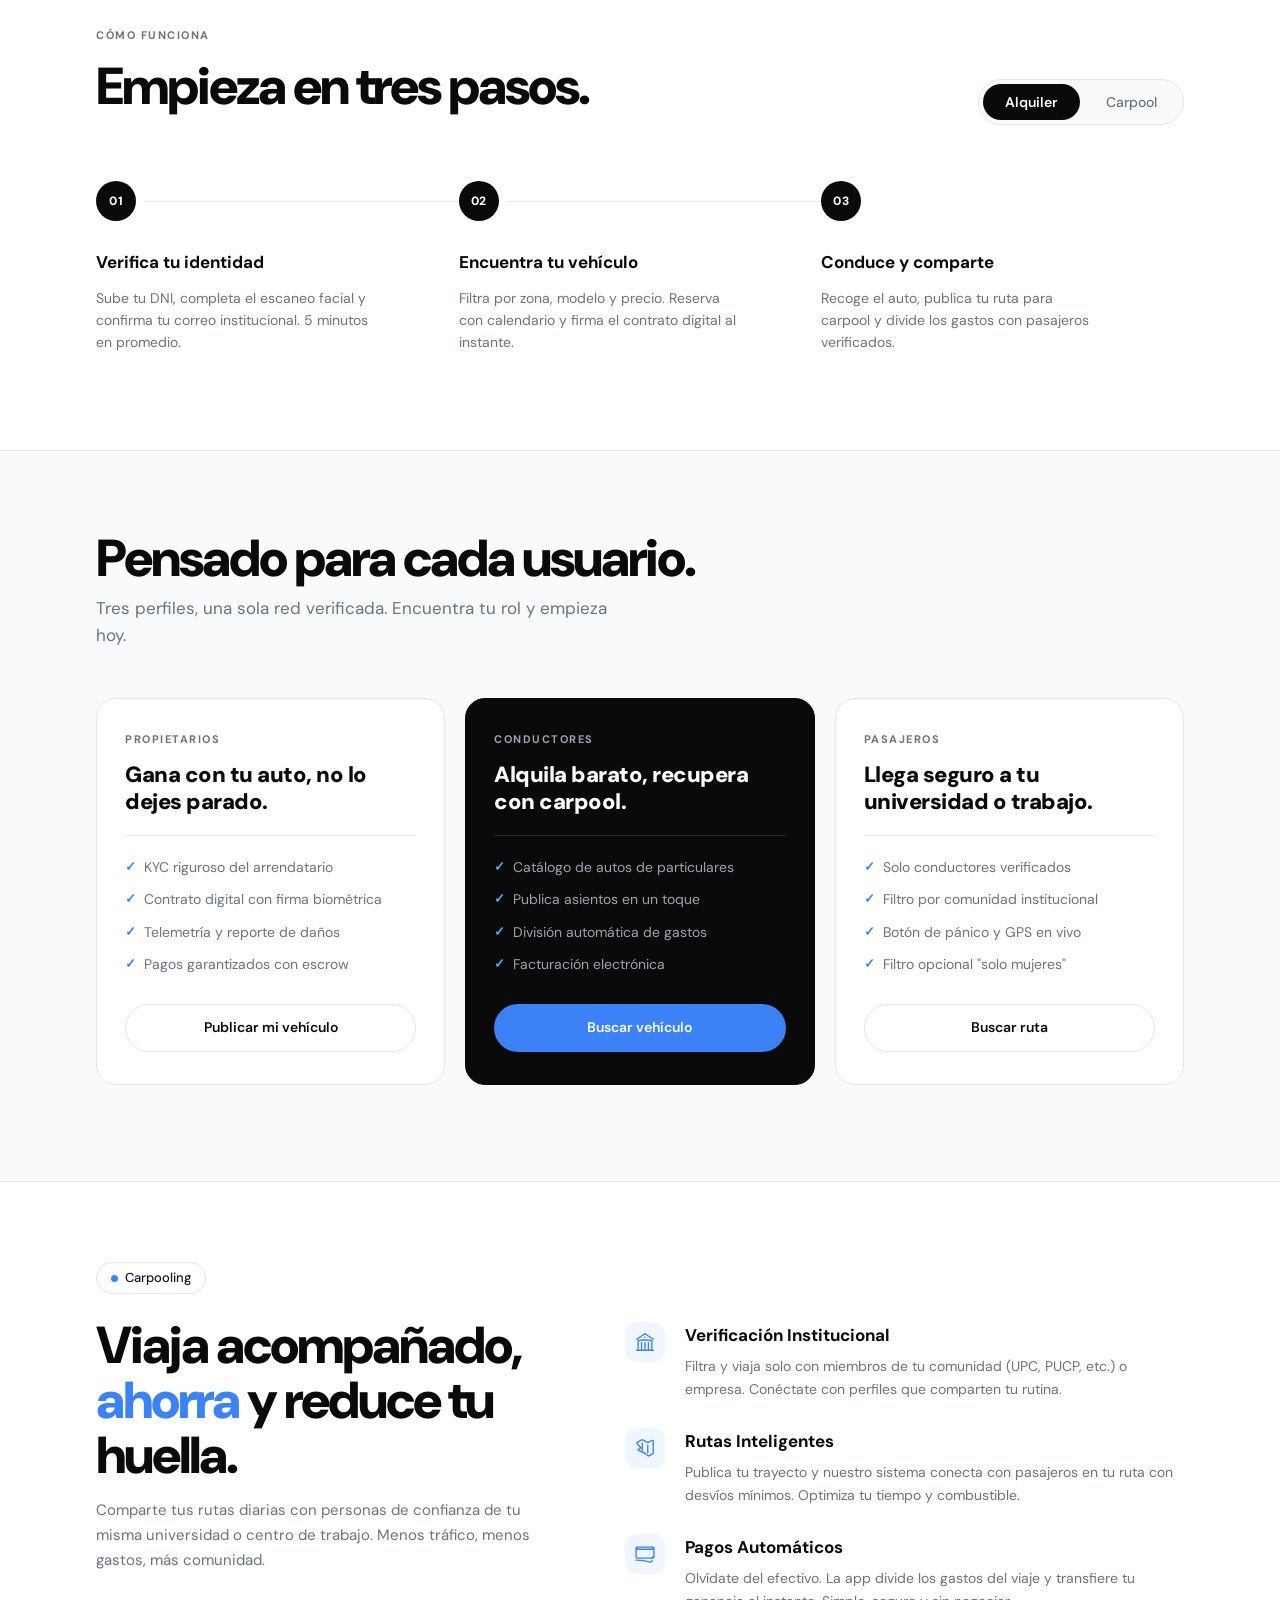
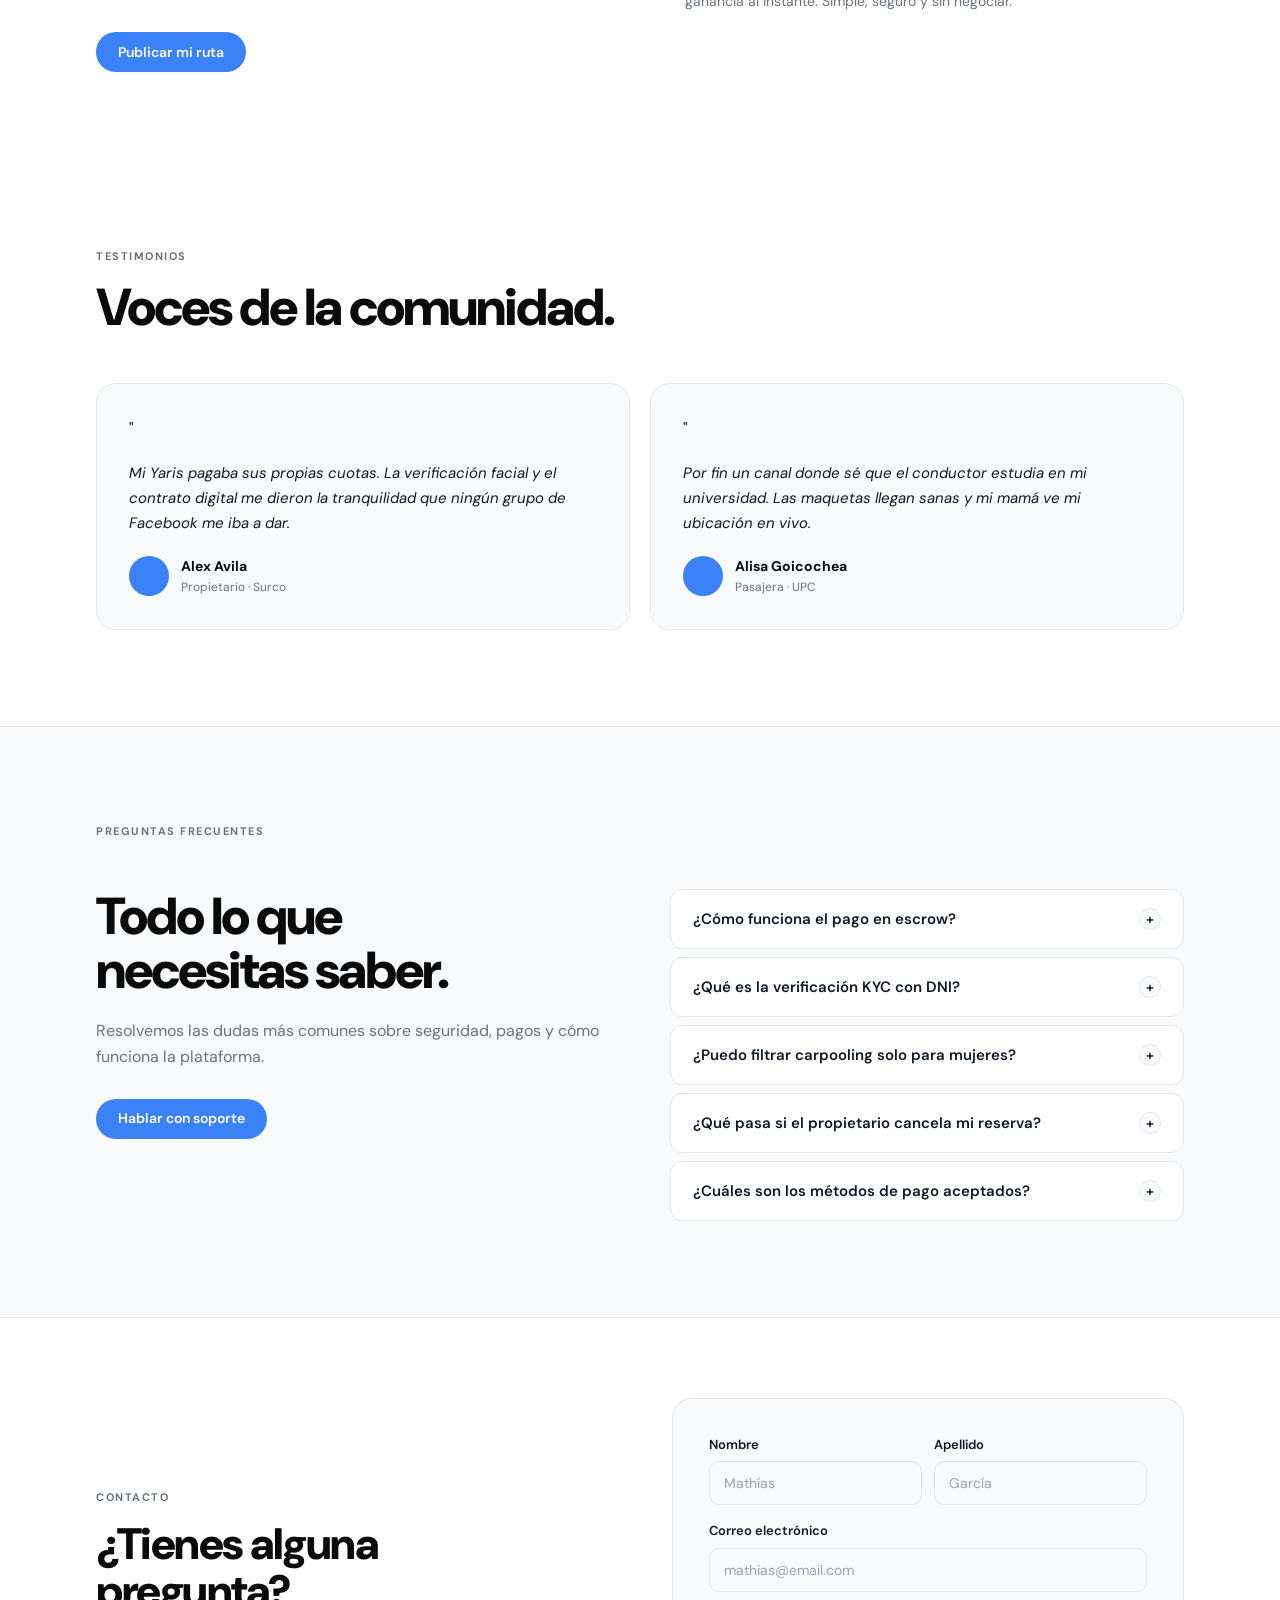
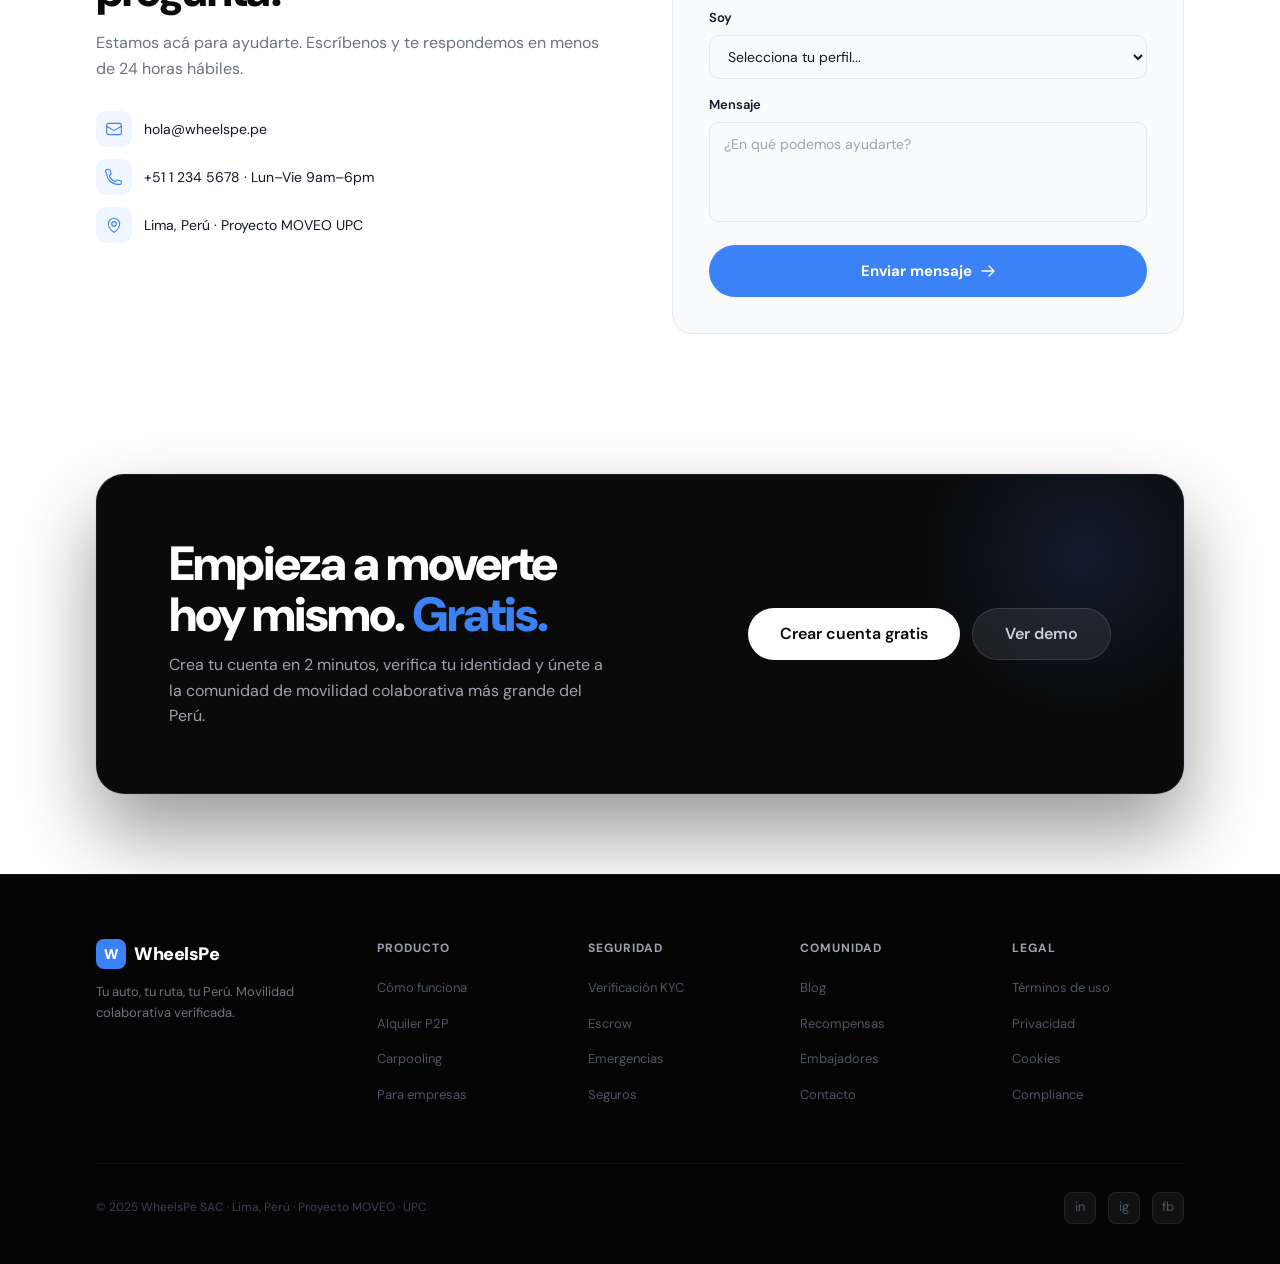
<file: wheelspe-landing.html>
<!DOCTYPE html>
<html lang="es">
<head>
<meta charset="utf-8">
<meta name="viewport" content="width=device-width, initial-scale=1">
<title>WheelsPe — Tu auto, tu ruta, tu Perú</title>
<style>
  @import url('https://fonts.googleapis.com/css2?family=DM+Sans:ital,opsz,wght@0,9..40,300;0,9..40,400;0,9..40,500;0,9..40,700;0,9..40,900;1,9..40,400&family=DM+Serif+Display:ital@0;1&display=swap');

  :root {
    --blue: #3B82F6;
    --blue-dark: #2563EB;
    --black: #0a0a0a;
    --ink: #111827;
    --gray: #6B7280;
    --border: #E5E7EB;
    --surface: #F9FAFB;
    --white: #ffffff;
    --radius: 16px;
    --transition: 0.22s cubic-bezier(0.4,0,0.2,1);
  }

  *, *::before, *::after { box-sizing: border-box; margin: 0; padding: 0; }

  html { scroll-behavior: smooth; }

  body {
    font-family: 'DM Sans', sans-serif;
    background: var(--white);
    color: var(--ink);
    line-height: 1.6;
    overflow-x: hidden;
  }

  /* ── NAV ── */
  nav {
    position: sticky; top: 0; z-index: 100;
    background: rgba(255,255,255,0.92);
    backdrop-filter: blur(12px);
    border-bottom: 1px solid var(--border);
    padding: 0 96px;
    height: 68px;
    display: flex; align-items: center; justify-content: space-between;
  }

  .nav-logo {
    display: flex; align-items: center; gap: 8px;
    font-weight: 900; font-size: 18px; letter-spacing: -0.5px;
    color: var(--black); text-decoration: none;
  }

  .nav-logo-badge {
    width: 30px; height: 30px; background: var(--blue);
    border-radius: 8px; display: flex; align-items: center; justify-content: center;
    color: white; font-size: 14px; font-weight: 900;
  }

  .nav-links {
    display: flex; align-items: center; gap: 36px;
    list-style: none;
  }

  .nav-links a {
    font-size: 14px; color: var(--gray); text-decoration: none;
    transition: color var(--transition);
    font-weight: 400;
  }

  .nav-links a:hover { color: var(--ink); }
  .nav-links a.active-nav { color: var(--blue); font-weight: 600; }

  .nav-actions { display: flex; gap: 10px; align-items: center; }

  /* ── HAMBURGER ── */
  .nav-hamburger {
    display: none; flex-direction: column; gap: 5px;
    cursor: pointer; padding: 4px; border: none; background: none;
  }
  .nav-hamburger span {
    display: block; width: 22px; height: 2px;
    background: var(--ink); border-radius: 2px;
    transition: transform 0.32s cubic-bezier(0.4,0,0.2,1),
                opacity 0.22s ease,
                background 0.22s ease;
  }
  .nav-hamburger.open span { background: var(--blue); }
  .nav-hamburger.open span:nth-child(1) { transform: translateY(7px) rotate(45deg); }
  .nav-hamburger.open span:nth-child(2) { opacity: 0; transform: scaleX(0); }
  .nav-hamburger.open span:nth-child(3) { transform: translateY(-7px) rotate(-45deg); }

  /* ── MOBILE MENU ── */
  .mobile-menu {
    display: flex;
    position: fixed; top: 68px; left: 0; right: 0; bottom: 0;
    background: rgba(255,255,255,0.98);
    backdrop-filter: blur(16px);
    z-index: 99;
    flex-direction: column;
    padding: 32px 24px;
    gap: 8px;
    overflow-y: auto;
    /* Slide + fade animation */
    opacity: 0;
    transform: translateY(-12px);
    pointer-events: none;
    transition: opacity 0.28s cubic-bezier(0.4,0,0.2,1), transform 0.28s cubic-bezier(0.4,0,0.2,1);
  }
  .mobile-menu.open {
    opacity: 1;
    transform: translateY(0);
    pointer-events: all;
  }
  /* Staggered link entrance */
  .mobile-menu a,
  .mobile-menu .mobile-actions {
    opacity: 0;
    transform: translateX(-16px);
    transition: opacity 0.24s ease, transform 0.24s ease, color var(--transition);
  }
  .mobile-menu.open a:nth-child(1) { opacity:1; transform:translateX(0); transition-delay:0.06s; }
  .mobile-menu.open a:nth-child(2) { opacity:1; transform:translateX(0); transition-delay:0.10s; }
  .mobile-menu.open a:nth-child(3) { opacity:1; transform:translateX(0); transition-delay:0.14s; }
  .mobile-menu.open a:nth-child(4) { opacity:1; transform:translateX(0); transition-delay:0.18s; }
  .mobile-menu.open a:nth-child(5) { opacity:1; transform:translateX(0); transition-delay:0.22s; }
  .mobile-menu.open a:nth-child(6) { opacity:1; transform:translateX(0); transition-delay:0.26s; }
  .mobile-menu.open .mobile-actions { opacity:1; transform:translateX(0); transition-delay:0.30s; }
  .mobile-menu a {
    font-size: 20px; font-weight: 600; color: var(--ink);
    text-decoration: none; padding: 14px 0;
    border-bottom: 1px solid var(--border);
  }
  .mobile-menu a:hover { color: var(--blue); }
  .mobile-menu .mobile-actions {
    display: flex; flex-direction: column; gap: 10px; margin-top: 20px;
  }
  .mobile-menu .mobile-actions .btn { width: 100%; height: 52px; font-size: 16px; }

  /* ── MODAL CONTACTO ── */
  .modal-overlay {
    position: fixed; inset: 0; z-index: 200;
    background: rgba(10,10,10,0.6);
    backdrop-filter: blur(6px);
    display: flex; align-items: center; justify-content: center;
    padding: 24px;
    opacity: 0; pointer-events: none;
    transition: opacity 0.28s ease;
  }
  .modal-overlay.open { opacity: 1; pointer-events: all; }

  .modal-box {
    background: white; border-radius: 24px;
    width: 100%; max-width: 520px;
    padding: 44px 48px;
    box-shadow: 0 32px 80px rgba(0,0,0,0.2);
    position: relative;
    transform: translateY(20px);
    transition: transform 0.28s ease;
  }
  .modal-overlay.open .modal-box { transform: translateY(0); }

  .modal-close {
    position: absolute; top: 20px; right: 20px;
    width: 36px; height: 36px; border-radius: 50%;
    background: var(--surface); border: 1px solid var(--border);
    cursor: pointer; font-size: 18px; color: var(--gray);
    display: flex; align-items: center; justify-content: center;
    transition: all var(--transition);
  }
  .modal-close:hover { background: var(--border); color: var(--ink); }

  .modal-eyebrow {
    font-size: 11px; font-weight: 700; color: var(--blue);
    text-transform: uppercase; letter-spacing: 1.5px; margin-bottom: 8px;
  }
  .modal-title {
    font-size: 28px; font-weight: 900; letter-spacing: -1px;
    color: var(--black); margin-bottom: 6px;
  }
  .modal-sub {
    font-size: 14px; color: var(--gray); margin-bottom: 28px; line-height: 1.55;
  }

  .form-group { margin-bottom: 16px; }
  .form-row { display: grid; grid-template-columns: 1fr 1fr; gap: 12px; }

  .form-group label {
    display: block; font-size: 13px; font-weight: 600;
    color: var(--ink); margin-bottom: 6px;
  }
  .form-group input,
  .form-group select,
  .form-group textarea {
    width: 100%; height: 44px; padding: 0 14px;
    border: 1.5px solid var(--border); border-radius: 10px;
    font-family: 'DM Sans', sans-serif; font-size: 14px; color: var(--ink);
    background: var(--surface); outline: none;
    transition: border-color var(--transition), box-shadow var(--transition);
  }
  .form-group textarea {
    height: 100px; padding: 12px 14px; resize: none;
  }
  .form-group input:focus,
  .form-group select:focus,
  .form-group textarea:focus {
    border-color: var(--blue);
    box-shadow: 0 0 0 3px rgba(59,130,246,0.12);
    background: white;
  }
  .form-group input::placeholder,
  .form-group textarea::placeholder { color: #9CA3AF; }

  .form-submit {
    width: 100%; height: 52px; border-radius: 999px;
    background: var(--blue); color: white;
    font-family: 'DM Sans', sans-serif; font-size: 15px; font-weight: 700;
    border: none; cursor: pointer; margin-top: 8px;
    transition: all var(--transition);
    display: flex; align-items: center; justify-content: center; gap: 8px;
  }
  .form-submit:hover { background: var(--blue-dark); transform: translateY(-1px); }
  .form-submit:active { transform: translateY(0); }

  .form-success {
    display: none; text-align: center; padding: 20px 0;
  }
  .form-success-icon {
    width: 60px; height: 60px; border-radius: 50%;
    background: #EFF6FF; margin: 0 auto 16px;
    display: flex; align-items: center; justify-content: center;
    font-size: 28px;
  }
  .form-success h3 {
    font-size: 20px; font-weight: 800; color: var(--black); margin-bottom: 6px;
  }
  .form-success p { font-size: 14px; color: var(--gray); }

  /* ── CONTACT SECTION INLINE ── */
  #contacto {
    padding: 80px 96px;
    background: white;
    border-top: 1px solid var(--border);
  }
  .contact-inner {
    display: grid; grid-template-columns: 1fr 1fr; gap: 64px;
    align-items: center;
  }
  .contact-info .section-eyebrow { margin-bottom: 14px; }
  .contact-info h2 {
    font-size: 44px; font-weight: 900; letter-spacing: -1.5px;
    line-height: 1.08; color: var(--black); margin-bottom: 14px;
  }
  .contact-info p {
    font-size: 16px; color: var(--gray); line-height: 1.65; margin-bottom: 28px;
  }
  .contact-chips { display: flex; flex-direction: column; gap: 12px; }
  .contact-chip {
    display: flex; align-items: center; gap: 12px;
    font-size: 14px; color: var(--ink);
  }
  .contact-chip-icon {
    width: 36px; height: 36px; border-radius: 10px;
    background: #EFF6FF; color: var(--blue);
    display: flex; align-items: center; justify-content: center; flex-shrink: 0;
  }
  .contact-chip-icon svg { width: 18px; height: 18px; }
  .contact-form-box {
    background: var(--surface); border-radius: 20px;
    padding: 36px; border: 1px solid var(--border);
  }

  @media (max-width: 1024px) {
    #contacto { padding: 60px 32px; }
    .contact-inner { grid-template-columns: 1fr; gap: 40px; }
    .nav-hamburger { display: flex; }
    .nav-links { display: none !important; }
    .nav-actions { display: none; }
  }
  @media (max-width: 768px) {
    #contacto { padding: 48px 24px; }
    .contact-info h2 { font-size: 34px; }
    .form-row { grid-template-columns: 1fr; }
    .modal-box { padding: 32px 24px; }
    .testi-grid { grid-template-columns: 1fr; }
  }

  .btn {
    display: inline-flex; align-items: center; justify-content: center;
    padding: 0 22px; height: 40px; border-radius: 999px;
    font-family: 'DM Sans', sans-serif; font-size: 14px; font-weight: 600;
    cursor: pointer; border: none; text-decoration: none;
    transition: all var(--transition);
  }

  .btn-outline {
    background: transparent; color: var(--ink);
    border: 1.5px solid var(--border);
  }
  .btn-outline:hover { border-color: var(--ink); }

  .btn-primary {
    background: var(--blue); color: white;
  }
  .btn-primary:hover { background: var(--blue-dark); transform: translateY(-1px); }

  .btn-lg {
    height: 52px; padding: 0 32px; font-size: 16px;
  }

  /* ── HERO ── */
  .hero {
    padding: 80px 96px 60px;
    display: grid; grid-template-columns: 1fr 1fr; gap: 60px;
    align-items: center; min-height: 560px;
  }

  .hero-tag {
    display: inline-flex; align-items: center; gap: 8px;
    background: #EFF6FF; color: #3B82F6;
    font-size: 13px; font-weight: 500; letter-spacing: 0px;
    padding: 6px 14px; border-radius: 999px;
    margin-bottom: 24px; border: 1px solid #BFDBFE;
  }

  .hero-tag::before {
    content: ''; width: 7px; height: 7px;
    background: var(--blue); border-radius: 50%;
    animation: pulse 2s infinite;
  }

  @keyframes pulse {
    0%, 100% { opacity: 1; transform: scale(1); }
    50% { opacity: 0.5; transform: scale(0.8); }
  }

  .hero h1 {
    font-size: 64px; font-weight: 900; line-height: 1.02;
    letter-spacing: -2.5px; color: var(--black);
    margin-bottom: 20px;
  }

  .hero h1 .accent { color: var(--blue); font-style: italic; }

  .hero-sub {
    font-size: 17px; color: var(--gray);
    line-height: 1.65; max-width: 480px;
    margin-bottom: 36px;
  }

  .hero-ctas { display: flex; gap: 12px; align-items: center; margin-bottom: 44px; }

  .hero-visual {
    position: relative; display: flex;
    justify-content: center; align-items: center;
  }

  .phone-mockup {
    width: 280px; height: 520px;
    background: var(--black); border-radius: 44px;
    border: 8px solid #1a1a1a;
    box-shadow: 0 40px 80px rgba(0,0,0,0.18), 0 0 0 1px rgba(255,255,255,0.05);
    position: relative; overflow: hidden;
    display: flex; flex-direction: column;
  }

  .phone-screen {
    flex: 1; background: white; overflow: hidden;
    display: flex; flex-direction: column;
  }

  .phone-topbar {
    background: white; padding: 12px 16px 8px;
    border-bottom: 1px solid var(--border);
    font-size: 11px; font-weight: 700; color: var(--blue);
    letter-spacing: -0.3px;
  }

  .phone-content { padding: 12px 14px; flex: 1; }

  .phone-card {
    background: var(--surface); border-radius: 10px;
    padding: 10px 12px; margin-bottom: 8px;
    display: flex; justify-content: space-between; align-items: center;
    font-size: 11px;
  }

  .phone-card-tag {
    font-size: 10px; font-weight: 700;
    background: #EFF6FF; color: var(--blue);
    padding: 2px 7px; border-radius: 999px;
  }

  .phone-card-price { font-weight: 700; font-size: 13px; }

  .phone-cta-bar {
    padding: 10px 14px;
    background: var(--blue); color: white;
    font-size: 12px; font-weight: 700;
    text-align: center; letter-spacing: 0.3px;
  }

  /* Hero inline metrics */
  .hero-metrics {
    display: flex; gap: 40px; margin-top: 36px;
    padding-top: 32px; border-top: 1px solid var(--border);
  }
  .hero-metric-num {
    font-size: 28px; font-weight: 900; letter-spacing: -1px;
    color: var(--black); line-height: 1;
  }
  .hero-metric-label { font-size: 13px; color: var(--gray); margin-top: 4px; }

  .hero-float-badge {
    position: absolute; top: 20px; right: -20px;
    background: white; border-radius: 12px;
    padding: 10px 14px;
    box-shadow: 0 8px 32px rgba(0,0,0,0.12);
    font-size: 12px; font-weight: 700;
    display: flex; align-items: center; gap: 8px;
    animation: float 3s ease-in-out infinite;
  }
  .hero-float-badge-2 {
    position: absolute; bottom: 30px; left: -20px;
    background: white; border-radius: 12px;
    padding: 9px 13px;
    box-shadow: 0 8px 32px rgba(0,0,0,0.12);
    font-size: 11px; font-weight: 600;
    display: flex; align-items: center; gap: 7px;
    animation: float 3s ease-in-out infinite 1.5s;
  }
  .hero-float-badge-2 .dot {
    width: 8px; height: 8px; border-radius: 50%;
    background: #10B981; flex-shrink: 0;
  }
  @keyframes float {
    0%, 100% { transform: translateY(0); }
    50% { transform: translateY(-8px); }
  }

  /* ── PARTNERS CAROUSEL ── */
  .partners {
    padding: 20px 96px;
    border-top: 1px solid var(--border);
    border-bottom: 1px solid var(--border);
    display: flex; align-items: center; gap: 40px;
    background: white; overflow: hidden;
  }
  .partners-label {
    font-size: 11px; font-weight: 700; color: var(--gray);
    text-transform: uppercase; letter-spacing: 1px;
    white-space: nowrap; flex-shrink: 0;
  }
  .partners-track-wrap { flex: 1; overflow: hidden; position: relative; }
  .partners-track-wrap::before,
  .partners-track-wrap::after {
    content: ''; position: absolute; top: 0; bottom: 0; width: 60px;
    z-index: 2; pointer-events: none;
  }
  .partners-track-wrap::before { left: 0; background: linear-gradient(to right, white, transparent); }
  .partners-track-wrap::after  { right: 0; background: linear-gradient(to left, white, transparent); }
  .partners-track {
    display: flex; gap: 64px; align-items: center;
    animation: marquee 18s linear infinite; width: max-content;
  }
  .partners-track:hover { animation-play-state: paused; }
  @keyframes marquee {
    from { transform: translateX(0); }
    to   { transform: translateX(-50%); }
  }
  .partner-logo {
    font-size: 13px; font-weight: 800; color: #9CA3AF;
    letter-spacing: 1.5px; text-transform: uppercase; white-space: nowrap;
  }


  /* ── PRODUCT SECTION ── */
  .product {
    padding: 80px 96px;
    background: var(--surface);
    border-top: 1px solid var(--border);
    border-bottom: 1px solid var(--border);
  }

  .product-tag {
    display: inline-flex; align-items: center; gap: 7px;
    border: 1px solid var(--border); background: white;
    color: var(--ink); font-size: 13px; font-weight: 500;
    padding: 5px 14px; border-radius: 999px; margin-bottom: 24px;
  }

  .product-tag::before {
    content: ''; width: 7px; height: 7px;
    background: var(--blue); border-radius: 50%;
  }

  .product-title {
    font-size: 52px; font-weight: 900; letter-spacing: -2px; line-height: 1.05;
    color: var(--black); margin-bottom: 16px; max-width: 640px;
  }

  .product-title .accent { color: var(--blue); }

  .product-sub {
    font-size: 15px; color: var(--gray);
    max-width: 520px; line-height: 1.65; margin-bottom: 48px;
  }

  .product-grid {
    display: grid; grid-template-columns: repeat(3,1fr); gap: 20px;
  }

  .product-card {
    background: white; border-radius: 16px; padding: 32px 28px;
    border: 1px solid var(--border);
    display: flex; flex-direction: column;
    transition: box-shadow var(--transition), transform var(--transition);
  }

  .product-card:hover {
    box-shadow: 0 16px 40px rgba(0,0,0,0.07);
    transform: translateY(-3px);
  }

  .product-card-icon {
    width: 36px; height: 36px; border-radius: 10px;
    background: #EFF6FF;
    display: flex; align-items: center; justify-content: center;
    font-size: 16px; margin-bottom: 20px;
    color: var(--blue);
  }

  .product-card-icon svg {
    width: 20px; height: 20px;
  }

  .product-card-title {
    font-size: 18px; font-weight: 700; color: var(--black);
    margin-bottom: 10px;
  }

  .product-card-desc {
    font-size: 14px; color: var(--gray); line-height: 1.65;
    flex: 1; margin-bottom: 20px;
  }

  .product-card-link {
    font-size: 14px; font-weight: 600; color: var(--blue);
    text-decoration: none; display: inline-flex; align-items: center; gap: 4px;
    transition: gap var(--transition);
  }

  .product-card-link:hover { gap: 8px; }

  /* ── HOW IT WORKS ── */
  .how {
    padding: 80px 96px 96px;
    background: white;
  }

  .section-eyebrow {
    font-size: 11px; font-weight: 700; color: var(--gray);
    text-transform: uppercase; letter-spacing: 1.5px;
    margin-bottom: 14px;
  }

  .section-title {
    font-size: 52px; font-weight: 900; letter-spacing: -2px; line-height: 1.05;
    color: var(--black); margin-bottom: 12px;
  }

  .section-sub {
    font-size: 17px; color: var(--gray);
    max-width: 520px; margin-bottom: 48px;
  }

  /* How header row: title left, tabs right */
  .how-header {
    display: flex; align-items: flex-end;
    justify-content: space-between; margin-bottom: 56px;
  }

  /* Tabs */
  .tabs {
    display: flex; gap: 4px;
    background: var(--surface); padding: 4px;
    border-radius: 999px; width: fit-content;
    border: 1px solid var(--border);
    flex-shrink: 0;
  }

  .tab-btn {
    padding: 9px 22px; border-radius: 999px;
    font-family: 'DM Sans', sans-serif;
    font-size: 14px; font-weight: 500;
    cursor: pointer; border: none;
    background: transparent; color: var(--gray);
    transition: all var(--transition);
  }

  .tab-btn.active {
    background: var(--black); color: white; font-weight: 600;
  }

  .tab-content { display: none; }
  .tab-content.active { display: grid; grid-template-columns: repeat(3,1fr); gap: 0; }

  /* Steps with connector line */
  .step-card {
    padding: 0 48px 0 0;
    position: relative; background: none; border: none;
  }

  .step-card:last-child { padding-right: 0; }

  /* Connector line between steps */
  .step-card:not(:last-child)::after {
    content: '';
    position: absolute; top: 20px; left: 48px;
    right: -4px; height: 1px;
    background: var(--border);
    z-index: 0;
  }

  .step-badge {
    width: 40px; height: 40px; border-radius: 50%;
    background: var(--black); color: white;
    display: flex; align-items: center; justify-content: center;
    font-size: 12px; font-weight: 800; letter-spacing: 0.5px;
    margin-bottom: 28px; position: relative; z-index: 1;
    flex-shrink: 0;
  }

  .step-title {
    font-size: 17px; font-weight: 700;
    margin-bottom: 10px; color: var(--black);
  }

  .step-desc { font-size: 14px; color: var(--gray); line-height: 1.6; max-width: 280px; }

  /* ── FOR WHOM ── */
  .for-whom {
    padding: 80px 96px 96px;
    background: var(--surface);
    border-top: 1px solid var(--border);
    border-bottom: 1px solid var(--border);
  }

  .whom-grid {
    display: grid; grid-template-columns: repeat(3,1fr); gap: 20px;
  }

  .whom-card {
    background: white; border-radius: 20px; padding: 32px 28px;
    border: 1px solid var(--border);
    display: flex; flex-direction: column;
    transition: box-shadow var(--transition);
  }

  .whom-card:hover { box-shadow: 0 16px 40px rgba(0,0,0,0.08); }

  .whom-card-dark {
    background: var(--black); border-color: var(--black);
  }

  .whom-card-eyebrow {
    font-size: 11px; font-weight: 700; letter-spacing: 1.5px;
    color: var(--gray); text-transform: uppercase; margin-bottom: 14px;
  }

  .whom-card-title {
    font-size: 22px; font-weight: 900; letter-spacing: -0.5px;
    line-height: 1.2; color: var(--black); margin-bottom: 20px;
  }

  .whom-card-divider {
    height: 1px; background: var(--border); margin-bottom: 20px;
  }

  .whom-checklist {
    list-style: none; display: flex; flex-direction: column; gap: 10px;
    flex: 1; margin-bottom: 28px;
  }

  .whom-checklist li {
    font-size: 14px; color: var(--gray);
    display: flex; align-items: flex-start; gap: 8px;
  }

  .whom-checklist li::before {
    content: '✓'; color: var(--blue); font-weight: 700;
    font-size: 13px; flex-shrink: 0; margin-top: 1px;
  }

  .whom-checklist-dark li { color: #9CA3AF; }
  .whom-checklist-dark li::before { color: #60A5FA; }

  .whom-btn {
    display: flex; align-items: center; justify-content: center;
    width: 100%; height: 48px; border-radius: 999px;
    font-size: 14px; font-weight: 600; text-decoration: none;
    transition: all var(--transition); cursor: pointer;
  }

  .whom-btn-outline {
    background: white; color: var(--black);
    border: 1.5px solid var(--border);
  }
  .whom-btn-outline:hover { border-color: var(--black); }

  .whom-btn-blue {
    background: var(--blue); color: white; border: none;
  }
  .whom-btn-blue:hover { background: var(--blue-dark); }

  /* ── TESTIMONIALS ── */
  .testimonials { padding: 96px 96px; background: white; }

  .testi-grid {
    display: grid;
    grid-template-columns: repeat(auto-fit, minmax(280px, 1fr));
    gap: 20px;
    margin-top: 48px;
  }

  .testi-card {
    background: var(--surface); border-radius: 20px; padding: 32px;
    border: 1px solid var(--border);
    display: flex; flex-direction: column; gap: 20px;
  }

  .testi-stars { color: #F59E0B; font-size: 16px; letter-spacing: 2px; }

  .testi-text {
    font-size: 15px; color: var(--ink); line-height: 1.65;
    font-style: italic; flex: 1;
  }

  .testi-author { display: flex; align-items: center; gap: 12px; }

  .testi-avatar {
    width: 40px; height: 40px; border-radius: 50%;
    background: var(--blue); display: flex; align-items: center;
    justify-content: center; font-weight: 700; color: white; font-size: 15px;
  }

  .testi-name { font-size: 14px; font-weight: 700; color: var(--black); }
  .testi-role { font-size: 12px; color: var(--gray); }

  /* ── FAQ ── */
  .faq-section {
    padding: 96px 96px;
    background: var(--surface);
    border-top: 1px solid var(--border);
  }

  .faq-grid {
    display: grid; grid-template-columns: 1fr 1fr; gap: 60px;
    margin-top: 48px; align-items: start;
  }

  .faq-intro p { font-size: 16px; color: var(--gray); line-height: 1.65; margin-bottom: 28px; }

  .faq-list { display: flex; flex-direction: column; gap: 8px; }

  .faq-item {
    background: white; border-radius: 12px;
    border: 1px solid var(--border); overflow: hidden;
  }

  .faq-question {
    width: 100%; display: flex; align-items: center;
    justify-content: space-between;
    padding: 18px 22px; cursor: pointer;
    background: none; border: none; font-family: 'DM Sans', sans-serif;
    font-size: 15px; font-weight: 600; color: var(--ink);
    text-align: left; transition: background var(--transition);
  }

  .faq-question:hover { background: var(--surface); }

  .faq-chevron {
    width: 22px; height: 22px; border-radius: 50%;
    background: var(--surface); border: 1px solid var(--border);
    display: flex; align-items: center; justify-content: center;
    font-size: 14px; flex-shrink: 0;
    transition: transform var(--transition), background var(--transition);
  }

  .faq-item.open .faq-chevron {
    transform: rotate(45deg);
    background: var(--blue); border-color: var(--blue); color: white;
  }

  .faq-answer {
    max-height: 0; overflow: hidden;
    transition: max-height 0.36s cubic-bezier(0.4,0,0.2,1), padding var(--transition);
    padding: 0 22px; font-size: 14px; color: var(--gray); line-height: 1.65;
  }

  .faq-item.open .faq-answer {
    max-height: 200px; padding: 0 22px 18px;
  }

  /* ── CTA FINAL ── */
  .cta-final-wrap {
    padding: 60px 96px 80px;
  }
  .cta-final {
    background: var(--black);
    border: 1px solid rgba(255,255,255,0.08);
    border-radius: 28px;
    padding: 64px 72px;
    display: flex; align-items: center; justify-content: space-between; gap: 40px;
    box-shadow: 0 0 0 1px rgba(59,130,246,0.08), 0 40px 80px rgba(0,0,0,0.4);
    position: relative; overflow: hidden;
  }
  .cta-final::before {
    content: '';
    position: absolute; top: -80px; right: -60px;
    width: 320px; height: 320px;
    background: radial-gradient(circle, rgba(59,130,246,0.15) 0%, transparent 70%);
    pointer-events: none;
  }

  .cta-final-text h2 {
    font-family: 'DM Sans', sans-serif;
    font-size: 48px; font-weight: 900; letter-spacing: -2px; line-height: 1.05;
    color: white; margin-bottom: 12px;
  }

  .cta-final-text h2 .accent { color: var(--blue); }

  .cta-final-text p { font-size: 16px; color: #9CA3AF; max-width: 440px; }

  .cta-final-actions { display: flex; gap: 12px; flex-shrink: 0; }

  .btn-white {
    background: white; color: var(--black);
  }
  .btn-white:hover { background: var(--surface); }

  .btn-ghost {
    background: rgba(255,255,255,0.08);
    color: #D1D5DB; border: 1.5px solid rgba(255,255,255,0.12);
  }
  .btn-ghost:hover { background: rgba(255,255,255,0.14); }

  /* ── FOOTER ── */
  footer {
    background: #050505;
    border-top: 1px solid rgba(255,255,255,0.06);
    padding: 64px 96px 40px;
  }

  .footer-top {
    display: grid; grid-template-columns: 1.4fr repeat(4,1fr);
    gap: 40px; padding-bottom: 56px;
    border-bottom: 1px solid rgba(255,255,255,0.06);
  }

  .footer-brand p {
    font-size: 13px; color: #6B7280; margin-top: 12px; line-height: 1.65;
    max-width: 200px;
  }

  .footer-col h4 {
    font-size: 12px; font-weight: 700; color: #9CA3AF;
    text-transform: uppercase; letter-spacing: 1px; margin-bottom: 16px;
  }

  .footer-col ul { list-style: none; display: flex; flex-direction: column; gap: 10px; }

  .footer-col a {
    font-size: 13px; color: #4B5563; text-decoration: none;
    transition: color var(--transition);
  }

  .footer-col a:hover { color: #9CA3AF; }

  .footer-bottom {
    padding-top: 28px; display: flex;
    justify-content: space-between; align-items: center;
  }

  .footer-bottom p { font-size: 12px; color: #374151; }

  .footer-socials { display: flex; gap: 12px; }

  .social-btn {
    width: 32px; height: 32px; border-radius: 8px;
    background: rgba(255,255,255,0.05);
    border: 1px solid rgba(255,255,255,0.08);
    display: flex; align-items: center; justify-content: center;
    font-size: 13px; text-decoration: none; color: #4B5563;
    transition: all var(--transition);
  }

  .social-btn:hover { background: rgba(255,255,255,0.1); color: #9CA3AF; }

  /* ── CARPOOLING SECTION ALT ── */
  .carpool-section {
    padding: 80px 96px;
    background: white;
    display: grid;
    grid-template-columns: 1fr 1.2fr;
    gap: 64px;
    align-items: center;
  }
  .carpool-features-list {
    display: flex;
    flex-direction: column;
    gap: 28px;
  }
  .carpool-feature-item {
    display: flex;
    align-items: flex-start;
    gap: 20px;
  }
  .carpool-feature-icon {
    width: 40px;
    height: 40px;
    border-radius: 12px;
    background: #EFF6FF;
    display: flex;
    align-items: center;
    justify-content: center;
    color: var(--blue);
    flex-shrink: 0;
  }
  .carpool-feature-icon svg {
    width: 22px;
    height: 22px;
  }
  .carpool-feature-title {
    font-size: 17px;
    font-weight: 700;
    color: var(--black);
    margin-bottom: 6px;
  }
  .carpool-feature-desc {
    font-size: 14px;
    color: var(--gray);
    line-height: 1.6;
  }

  /* ── FADE IN ANIMATION ── */
  .fade-in {
    opacity: 0; transform: translateY(24px);
    transition: opacity 0.6s ease, transform 0.6s ease;
  }
  .fade-in.visible { opacity: 1; transform: translateY(0); }

  /* ── RESPONSIVE ── */
  @media (max-width: 1024px) {
    body { font-size: 15px; }
    nav { padding: 0 32px; }
    .nav-links { display: none; } /* Simple hide for demo */
    .hero { padding: 60px 32px; grid-template-columns: 1fr; text-align: center; }
    .hero-sub { max-width: 100%; }
    .hero-ctas { justify-content: center; }
    .hero-metrics { justify-content: center; }
    .hero-visual { margin-top: 40px; }
    .partners { padding: 20px 32px; }
    .product, .how, .for-whom, .testimonials, .faq-section, .cta-final, footer {
      padding-left: 32px; padding-right: 32px;
    }
    .product-grid, .whom-grid { grid-template-columns: 1fr; }
    .testi-grid { grid-template-columns: 1fr; }
    .how-header { flex-direction: column; align-items: flex-start; gap: 20px; }
    .tab-content { grid-template-columns: 1fr; gap: 40px; }
    .step-card:not(:last-child)::after { display: none; }
    .faq-grid { grid-template-columns: 1fr; }
    .cta-final-wrap { padding: 40px 32px 60px; }
    .cta-final { flex-direction: column; text-align: center; padding: 48px 32px; }
    .footer-top { grid-template-columns: 1fr; }
  }

  @media (max-width: 768px) {
    h1, .product-title, .section-title { font-size: 42px; letter-spacing: -1.5px; }
    .hero h1 { font-size: 48px; }
    .hero { padding: 40px 24px; }
    nav { padding: 0 24px; }
    .nav-actions .btn-outline { display: none; }
    .partners { padding: 20px 24px; }
    .product, .how, .for-whom, .testimonials, .faq-section, .cta-final, footer {
      padding-left: 24px; padding-right: 24px;
    }
    .testi-grid { grid-template-columns: 1fr; }
    .footer-top { grid-template-columns: 1fr; gap: 32px; }
    .footer-bottom { flex-direction: column; gap: 20px; text-align: center; }
  }
  /* ── SUB-PAGE OVERLAY ── */
  .subpage-overlay {
    position: fixed; inset: 0; z-index: 300;
    background: white;
    overflow-y: auto;
    opacity: 0; pointer-events: none;
    transition: opacity 0.3s ease;
  }
  .subpage-overlay.open { opacity: 1; pointer-events: all; }

  .subpage-nav {
    position: sticky; top: 0; z-index: 10;
    background: rgba(255,255,255,0.95);
    backdrop-filter: blur(12px);
    border-bottom: 1px solid var(--border);
    padding: 0 96px; height: 64px;
    display: flex; align-items: center; justify-content: space-between;
  }
  .subpage-nav-brand {
    display: flex; align-items: center; gap: 8px;
    font-weight: 900; font-size: 16px; color: var(--black);
    text-decoration: none; cursor: pointer;
  }
  .subpage-back {
    display: flex; align-items: center; gap: 8px;
    font-size: 14px; font-weight: 600; color: var(--gray);
    cursor: pointer; border: none; background: none;
    transition: color var(--transition);
    font-family: 'DM Sans', sans-serif;
    padding: 8px 16px; border-radius: 999px;
    border: 1.5px solid var(--border);
  }
  .subpage-back:hover { color: var(--ink); border-color: var(--ink); }

  .subpage-content { max-width: 760px; margin: 0 auto; padding: 60px 32px 120px; }

  .subpage-eyebrow {
    font-size: 11px; font-weight: 700; color: var(--blue);
    text-transform: uppercase; letter-spacing: 1.5px; margin-bottom: 12px;
  }
  .subpage-title {
    font-size: 48px; font-weight: 900; letter-spacing: -2px; line-height: 1.05;
    color: var(--black); margin-bottom: 16px;
  }
  .subpage-meta {
    font-size: 13px; color: var(--gray); margin-bottom: 40px;
    padding-bottom: 28px; border-bottom: 1px solid var(--border);
    display: flex; gap: 20px; align-items: center;
  }
  .subpage-body h3 {
    font-size: 20px; font-weight: 800; color: var(--black);
    margin: 36px 0 12px; letter-spacing: -0.5px;
  }
  .subpage-body p {
    font-size: 16px; color: #374151; line-height: 1.75; margin-bottom: 18px;
  }
  .subpage-body ul {
    margin: 0 0 18px 20px; display: flex; flex-direction: column; gap: 8px;
  }
  .subpage-body ul li { font-size: 15px; color: #374151; line-height: 1.65; }

  /* Blog grid */
  .blog-hero { margin-bottom: 48px; }
  .blog-hero-img {
    width: 100%; height: 280px; border-radius: 20px;
    background: linear-gradient(135deg, #EFF6FF 0%, #BFDBFE 100%);
    margin-bottom: 24px; display: flex; align-items: center;
    justify-content: center; font-size: 64px;
  }
  .blog-tag {
    display: inline-flex; align-items: center; gap: 6px;
    background: #EFF6FF; color: var(--blue);
    font-size: 12px; font-weight: 700; padding: 4px 12px;
    border-radius: 999px; margin-bottom: 14px;
  }
  .blog-grid { display: grid; grid-template-columns: 1fr 1fr; gap: 24px; margin-top: 16px; }
  .blog-card {
    background: var(--surface); border-radius: 16px;
    border: 1px solid var(--border); overflow: hidden;
    cursor: pointer; transition: box-shadow var(--transition), transform var(--transition);
  }
  .blog-card:hover { box-shadow: 0 12px 32px rgba(0,0,0,0.08); transform: translateY(-3px); }
  .blog-card-img {
    height: 140px;
    display: flex; align-items: center; justify-content: center; font-size: 40px;
  }
  .blog-card-body { padding: 18px 20px; }
  .blog-card-tag { font-size: 11px; font-weight: 700; color: var(--blue); margin-bottom: 6px; text-transform: uppercase; letter-spacing: 1px; }
  .blog-card-title { font-size: 15px; font-weight: 700; color: var(--black); margin-bottom: 6px; line-height: 1.35; }
  .blog-card-date { font-size: 12px; color: var(--gray); }

  @media (max-width: 768px) {
    .subpage-nav { padding: 0 20px; }
    .subpage-title { font-size: 34px; }
    .blog-grid { grid-template-columns: 1fr; }
  }
</style>
</head>
<body>

<!-- NAV -->
<nav>
  <a href="#inicio" class="nav-logo">
    <div class="nav-logo-badge">W</div>
    WheelsPe
  </a>
  <ul class="nav-links">
    <li><a href="#inicio">Inicio</a></li>
    <li><a href="#como-funciona">Cómo funciona</a></li>
    <li><a href="#para-quien">Para ti</a></li>
    <li><a href="#carpooling">Carpooling</a></li>
    <li><a href="#faq">FAQ</a></li>
    <li><a href="#contacto">Contacto</a></li>
  </ul>
  <div class="nav-actions">
    <a href="#" class="btn btn-outline">Iniciar sesión</a>
    <a href="#contacto" class="btn btn-primary">Registrarme</a>
  </div>
  <button class="nav-hamburger" id="hamburgerBtn" onclick="toggleMenu()" aria-label="Menú">
    <span></span><span></span><span></span>
  </button>
</nav>

<!-- MOBILE MENU -->
<div class="mobile-menu" id="mobileMenu">
  <a href="#inicio" onclick="closeMenu()">Inicio</a>
  <a href="#como-funciona" onclick="closeMenu()">Cómo funciona</a>
  <a href="#para-quien" onclick="closeMenu()">Para ti</a>
  <a href="#carpooling" onclick="closeMenu()">Carpooling</a>
  <a href="#faq" onclick="closeMenu()">FAQ</a>
  <a href="#contacto" onclick="closeMenu()">Contacto</a>
  <div class="mobile-actions">
    <a href="#" class="btn btn-outline">Iniciar sesión</a>
    <a href="#contacto" class="btn btn-primary" onclick="closeMenu()">Registrarme gratis</a>
  </div>
</div>

<!-- MODAL CONTACTO -->
<div class="modal-overlay" id="contactModal" onclick="handleOverlayClick(event)">
  <div class="modal-box">
    <button class="modal-close" onclick="closeModal()">✕</button>
    <div class="modal-eyebrow">Contáctanos</div>
    <div class="modal-title">Hablemos 👋</div>
    <div class="modal-sub">Cuéntanos tu caso y te respondemos en menos de 24h.</div>
    <div id="modalFormWrap">
      <div class="form-row">
        <div class="form-group">
          <label>Nombre</label>
          <input type="text" placeholder="Mathías">
        </div>
        <div class="form-group">
          <label>Apellido</label>
          <input type="text" placeholder="García">
        </div>
      </div>
      <div class="form-group">
        <label>Correo electrónico</label>
        <input type="email" placeholder="mathias@email.com">
      </div>
      <div class="form-group">
        <label>Soy</label>
        <select>
          <option value="">Selecciona tu perfil...</option>
          <option>Propietario de vehículo</option>
          <option>Conductor / Arrendatario</option>
          <option>Usuario de carpooling</option>
          <option>Empresa / Institución</option>
          <option>Prensa / Media</option>
        </select>
      </div>
      <div class="form-group">
        <label>Mensaje</label>
        <textarea placeholder="¿En qué podemos ayudarte?"></textarea>
      </div>
      <button class="form-submit" onclick="submitModal()">
        Enviar mensaje
        <svg xmlns="http://www.w3.org/2000/svg" width="16" height="16" fill="none" viewBox="0 0 24 24" stroke-width="2" stroke="currentColor"><path stroke-linecap="round" stroke-linejoin="round" d="M13.5 4.5 21 12m0 0-7.5 7.5M21 12H3"/></svg>
      </button>
    </div>
    <div class="form-success" id="modalSuccess">
      <div class="form-success-icon">✅</div>
      <h3>¡Mensaje enviado!</h3>
      <p>Te responderemos pronto en tu correo. Gracias por contactarnos.</p>
    </div>
  </div>
</div>

<!-- HERO -->
<section id="inicio" class="hero">
  <div class="hero-content fade-in">
    <div class="hero-tag">Beta abierta en Lima Metropolitana</div>
    <h1>Alquila, comparte<br>y muévete <span class="accent">mejor.</span></h1>
    <p class="hero-sub">La primera plataforma peruana que une alquiler de vehículos entre particulares y carpooling verificado en una sola app. Más ingresos para propietarios, menos costos para conductores.</p>
    <div class="hero-ctas">
      <a href="#" class="btn btn-primary btn-lg">Empezar gratis</a>
      <a href="#como-funciona" class="btn btn-outline btn-lg">Ver demo →</a>
    </div>
    <div class="hero-metrics" id="heroMetrics">
      <div>
        <div class="hero-metric-num" data-target="1200" data-suffix="+" data-format="k">0</div>
        <div class="hero-metric-label">Usuarios activos</div>
      </div>
      <div>
        <div class="hero-metric-num" data-target="4.9" data-suffix="★" data-decimals="1">0</div>
        <div class="hero-metric-label">Calificación promedio</div>
      </div>
      <div>
        <div class="hero-metric-num" data-target="100" data-suffix="%">0</div>
        <div class="hero-metric-label">Identidad verificada</div>
      </div>
    </div>
  </div>
  <div class="hero-visual fade-in">
    <div class="phone-mockup">
      <div class="phone-screen">
        <div class="phone-topbar" style="padding:10px 14px 6px;border-bottom:1px solid #F3F4F6;">
          <div style="font-size:10px;color:#9CA3AF;margin-bottom:2px;">Hola, Mathías 👋</div>
          <div style="font-size:14px;font-weight:700;color:#111;">¿A dónde hoy?</div>
          <div style="display:flex;gap:6px;margin-top:8px;">
            <div style="background:#111;color:white;border-radius:999px;padding:4px 12px;font-size:10px;font-weight:700;">Alquiler</div>
            <div style="background:#F3F4F6;color:#6B7280;border-radius:999px;padding:4px 12px;font-size:10px;">Carpool</div>
          </div>
        </div>
        <div class="phone-content" style="padding:10px 12px;">
          <div class="phone-card" style="background:white;border:1.5px solid #3B82F6;margin-bottom:7px;">
            <div>
              <div style="font-weight:700;font-size:11px;">Toyota Yaris 2023</div>
              <div style="font-size:9px;color:#9CA3AF;">4.9 · Surco</div>
              <div style="font-size:11px;font-weight:700;color:#3B82F6;margin-top:2px;">S/ 89/día</div>
            </div>
            <div style="width:36px;height:36px;background:#E0E7FF;border-radius:8px;"></div>
          </div>
          <div class="phone-card" style="margin-bottom:7px;">
            <div>
              <div style="font-weight:700;font-size:11px;">Kia Picanto 2022</div>
              <div style="font-size:9px;color:#9CA3AF;">4.8 · Miraflores</div>
              <div style="font-size:11px;font-weight:600;margin-top:2px;">S/ 75/día</div>
            </div>
            <div style="width:36px;height:36px;background:#F3F4F6;border-radius:8px;"></div>
          </div>
          <div class="phone-card">
            <div>
              <div style="font-weight:700;font-size:11px;">Hyundai Accent</div>
              <div style="font-size:9px;color:#9CA3AF;">4.9 · San Isidro</div>
              <div style="font-size:11px;font-weight:600;margin-top:2px;">S/ 95/día</div>
            </div>
            <div style="width:36px;height:36px;background:#F3F4F6;border-radius:8px;"></div>
          </div>
        </div>
        <div class="phone-cta-bar" style="background:#111;font-size:12px;padding:12px 14px;">Reservar ahora</div>
      </div>
    </div>
    <div class="hero-float-badge">
      <div>
        <div style="font-size:10px;color:#6B7280;font-weight:500;">Carpool encontrado</div>
        <div style="font-size:12px;font-weight:700;margin:2px 0;">Surco → San Isidro</div>
        <div style="font-size:10px;color:#6B7280;">Alisa G. · 4.9★</div>
      </div>
      <div style="background:var(--blue);color:white;font-size:11px;font-weight:700;padding:5px 10px;border-radius:999px;white-space:nowrap;">Únirme · S/ 8</div>
    </div>
    <div class="hero-float-badge-2">
      <div class="dot"></div>
      <div>
        <div style="font-weight:700;font-size:12px;">Identidad verificada</div>
        <div style="font-size:10px;color:#6B7280;margin-top:1px;">KYC + biometría + récord</div>
      </div>
    </div>
  </div>
</section>

<!-- PARTNERS CAROUSEL -->
<div class="partners">
  <span class="partners-label">Aliados de movilidad</span>
  <div class="partners-track-wrap">
    <div class="partners-track">
      <span class="partner-logo">RIMAC</span>
      <span class="partner-logo">BCP</span>
      <span class="partner-logo">UPC</span>
      <span class="partner-logo">OSITRAN</span>
      <span class="partner-logo">MAPFRE</span>
      <span class="partner-logo">BBVA</span>
      <span class="partner-logo">RIMAC</span>
      <span class="partner-logo">BCP</span>
      <span class="partner-logo">UPC</span>
      <span class="partner-logo">OSITRAN</span>
      <span class="partner-logo">MAPFRE</span>
      <span class="partner-logo">BBVA</span>
    </div>
  </div>
</div>

<!-- PRODUCT -->
<section class="product fade-in">
  <div class="product-tag">Producto</div>
  <h2 class="product-title">Una sola app, <span class="accent">dos modos</span> de moverte.</h2>
  <p class="product-sub">Diseñada para que ahorres, ganes y te muevas con confianza. Cada función está construida sobre verificación real de identidad.</p>

  <div class="product-grid">
    <div class="product-card">
      <div class="product-card-icon">
        <svg xmlns="http://www.w3.org/2000/svg" fill="none" viewBox="0 0 24 24" stroke-width="1.5" stroke="currentColor"><path stroke-linecap="round" stroke-linejoin="round" d="M12 6v6h4.5m4.5 0a9 9 0 1 1-18 0 9 9 0 0 1 18 0Z" /></svg>
      </div>
      <div class="product-card-title">Alquiler entre particulares</div>
      <div class="product-card-desc">Conecta propietarios con conductores verificados. Sin flota propia, sin intermediarios físicos, con respaldo operativo en cada reserva.</div>
      <a href="#" class="product-card-link">Saber más →</a>
    </div>
    <div class="product-card">
      <div class="product-card-icon">
        <svg xmlns="http://www.w3.org/2000/svg" fill="none" viewBox="0 0 24 24" stroke-width="1.5" stroke="currentColor"><path stroke-linecap="round" stroke-linejoin="round" d="M8.25 18.75a1.5 1.5 0 0 1-3 0m3 0a1.5 1.5 0 0 0-3 0m3 0h6m-9 0H3.375a1.125 1.125 0 0 1-1.125-1.125V14.25m17.25 4.5a1.5 1.5 0 0 1-3 0m3 0a1.5 1.5 0 0 0-3 0m3 0h1.125c.621 0 1.125-.504 1.125-1.125V14.25m-17.25 4.5h10.5a1.125 1.125 0 0 0 1.125-1.125V6.75a1.125 1.125 0 0 0-1.125-1.125H7.5A1.125 1.125 0 0 0 6.375 6.75v10.5a1.125 1.125 0 0 0 1.125 1.125Z" /></svg>
      </div>
      <div class="product-card-title">Carpooling integrado</div>
      <div class="product-card-desc">Publica tu ruta y comparte gastos con compañeros de universidad o trabajo. División automática de costos.</div>
      <a href="#" class="product-card-link">Saber más →</a>
    </div>
    <div class="product-card">
      <div class="product-card-icon">
        <svg xmlns="http://www.w3.org/2000/svg" fill="none" viewBox="0 0 24 24" stroke-width="1.5" stroke="currentColor"><path stroke-linecap="round" stroke-linejoin="round" d="M9 12.75 11.25 15 15 9.75M21 12a9 9 0 1 1-18 0 9 9 0 0 1 18 0Z" /></svg>
      </div>
      <div class="product-card-title">Identidad verificada</div>
      <div class="product-card-desc">DNI + biometría facial + récord de conducción + reputación bidireccional. Toda la comunidad pasa por el mismo filtro.</div>
      <a href="#" class="product-card-link">Saber más →</a>
    </div>
  </div>
</section>

<!-- HOW IT WORKS -->
<section id="como-funciona" class="how fade-in">
  <div class="how-header">
    <div>
      <div class="section-eyebrow">Cómo funciona</div>
      <h2 class="section-title">Empieza en tres pasos.</h2>
    </div>
    <div class="tabs">
      <button class="tab-btn active" onclick="switchTab('alquiler', this)">Alquiler</button>
      <button class="tab-btn" onclick="switchTab('carpooling', this)">Carpool</button>
    </div>
  </div>

  <div id="tab-alquiler" class="tab-content active">
    <div class="step-card">
      <div class="step-badge">01</div>
      <div class="step-title">Verifica tu identidad</div>
      <div class="step-desc">Sube tu DNI, completa el escaneo facial y confirma tu correo institucional. 5 minutos en promedio.</div>
    </div>
    <div class="step-card">
      <div class="step-badge">02</div>
      <div class="step-title">Encuentra tu vehículo</div>
      <div class="step-desc">Filtra por zona, modelo y precio. Reserva con calendario y firma el contrato digital al instante.</div>
    </div>
    <div class="step-card">
      <div class="step-badge">03</div>
      <div class="step-title">Conduce y comparte</div>
      <div class="step-desc">Recoge el auto, publica tu ruta para carpool y divide los gastos con pasajeros verificados.</div>
    </div>
  </div>

  <div id="tab-carpooling" class="tab-content">
    <div class="step-card">
      <div class="step-badge">01</div>
      <div class="step-title">Publica tu ruta</div>
      <div class="step-desc">Define origen, destino, horario y asientos disponibles. Tu trayecto se vuelve visible para tu comunidad.</div>
    </div>
    <div class="step-card">
      <div class="step-badge">02</div>
      <div class="step-title">Recibe solicitudes</div>
      <div class="step-desc">Acepta solo a pasajeros con identidad verificada y de tu mismo centro de estudios o trabajo.</div>
    </div>
    <div class="step-card">
      <div class="step-badge">03</div>
      <div class="step-title">Viaja y cobra</div>
      <div class="step-desc">WheelsPe divide automáticamente el costo. Recibes tu pago al finalizar el viaje, sin negociar.</div>
    </div>
  </div>
</section>

<!-- FOR WHOM -->
<section id="para-quien" class="for-whom fade-in">
  <h2 class="section-title" style="font-size:52px;font-weight:900;letter-spacing:-2px;margin-bottom:10px;">Pensado para cada usuario.</h2>
  <p class="section-sub" style="margin-bottom:48px;">Tres perfiles, una sola red verificada. Encuentra tu rol y empieza hoy.</p>

  <div class="whom-grid">
    <div class="whom-card">
      <div class="whom-card-eyebrow">PROPIETARIOS</div>
      <div class="whom-card-title">Gana con tu auto, no lo dejes parado.</div>
      <div class="whom-card-divider"></div>
      <ul class="whom-checklist">
        <li>KYC riguroso del arrendatario</li>
        <li>Contrato digital con firma biométrica</li>
        <li>Telemetría y reporte de daños</li>
        <li>Pagos garantizados con escrow</li>
      </ul>
      <a href="#" class="whom-btn whom-btn-outline">Publicar mi vehículo</a>
    </div>
    <div class="whom-card whom-card-dark">
      <div class="whom-card-eyebrow" style="color:#9CA3AF;">CONDUCTORES</div>
      <div class="whom-card-title" style="color:white;">Alquila barato, recupera con carpool.</div>
      <div class="whom-card-divider" style="background:rgba(255,255,255,0.12);"></div>
      <ul class="whom-checklist whom-checklist-dark">
        <li>Catálogo de autos de particulares</li>
        <li>Publica asientos en un toque</li>
        <li>División automática de gastos</li>
        <li>Facturación electrónica</li>
      </ul>
      <a href="#" class="whom-btn whom-btn-blue">Buscar vehículo</a>
    </div>
    <div class="whom-card">
      <div class="whom-card-eyebrow">PASAJEROS</div>
      <div class="whom-card-title">Llega seguro a tu universidad o trabajo.</div>
      <div class="whom-card-divider"></div>
      <ul class="whom-checklist">
        <li>Solo conductores verificados</li>
        <li>Filtro por comunidad institucional</li>
        <li>Botón de pánico y GPS en vivo</li>
        <li>Filtro opcional "solo mujeres"</li>
      </ul>
      <a href="#" class="whom-btn whom-btn-outline">Buscar ruta</a>
    </div>
  </div>
</section>

<!-- CARPOOLING INFO -->
<section id="carpooling" class="carpool-section fade-in">
  <div class="carpool-intro">
    <div class="product-tag">Carpooling</div>
    <h2 class="product-title">Viaja acompañado, <span class="accent">ahorra</span> y reduce tu huella.</h2>
    <p class="product-sub">Comparte tus rutas diarias con personas de confianza de tu misma universidad o centro de trabajo. Menos tráfico, menos gastos, más comunidad.</p>
    <a href="#" class="btn btn-primary" style="margin-top: 12px;">Publicar mi ruta</a>
  </div>
  <div class="carpool-features-list">
    <div class="carpool-feature-item">
      <div class="carpool-feature-icon">
        <svg xmlns="http://www.w3.org/2000/svg" fill="none" viewBox="0 0 24 24" stroke-width="1.5" stroke="currentColor"><path stroke-linecap="round" stroke-linejoin="round" d="M12 21v-8.25M15.75 21v-8.25M8.25 21v-8.25M3 9l9-6 9 6m-1.5 12V10.332A48.36 48.36 0 0 0 12 9.75c-2.551 0-5.056.2-7.5.582V21M3 21h18M12 6.75h.008v.008H12V6.75Z" /></svg>
      </div>
      <div>
        <div class="carpool-feature-title">Verificación Institucional</div>
        <div class="carpool-feature-desc">Filtra y viaja solo con miembros de tu comunidad (UPC, PUCP, etc.) o empresa. Conéctate con perfiles que comparten tu rutina.</div>
      </div>
    </div>
    <div class="carpool-feature-item">
      <div class="carpool-feature-icon">
        <svg xmlns="http://www.w3.org/2000/svg" fill="none" viewBox="0 0 24 24" stroke-width="1.5" stroke="currentColor"><path stroke-linecap="round" stroke-linejoin="round" d="M9 6.75V15m6-6v8.25m.503 3.498 4.875-2.437c.381-.19.622-.58.622-1.006V4.82c0-.836-.88-1.38-1.628-1.006l-3.869 1.934c-.317.159-.69.159-1.006 0L9.503 3.252a1.125 1.125 0 0 0-1.006 0L3.875 5.688c-.748.374-1.125 1.17-.1125 1.921L7.5 12l-2.875 1.437a.5.5 0 0 0 0 .868l4.875 2.437a1.125 1.125 0 0 0 1.006 0Z" /></svg>
      </div>
      <div>
        <div class="carpool-feature-title">Rutas Inteligentes</div>
        <div class="carpool-feature-desc">Publica tu trayecto y nuestro sistema conecta con pasajeros en tu ruta con desvíos mínimos. Optimiza tu tiempo y combustible.</div>
      </div>
    </div>
    <div class="carpool-feature-item">
      <div class="carpool-feature-icon">
        <svg xmlns="http://www.w3.org/2000/svg" fill="none" viewBox="0 0 24 24" stroke-width="1.5" stroke="currentColor"><path stroke-linecap="round" stroke-linejoin="round" d="M2.25 18.75a60.07 60.07 0 0 1 15.797 2.101c.727.198 1.453-.342 1.453-1.096V18.75M3.75 4.5v.75A.75.75 0 0 1 3 6h-.75m0 0v-.375c0-.621.504-1.125 1.125-1.125H20.25M2.25 6v9m18-10.5v.75c0 .414.336.75.75.75h.75m-1.5-1.5h.375c.621 0 1.125.504 1.125 1.125v9.75c0 .621-.504 1.125-1.125 1.125h-.375m1.5-1.5H21a.75.75 0 0 0-.75.75v.75m0 0H3.75m0 0h-.375a1.125 1.125 0 0 1-1.125-1.125V6.75m0 0h18" /></svg>
      </div>
      <div>
        <div class="carpool-feature-title">Pagos Automáticos</div>
        <div class="carpool-feature-desc">Olvídate del efectivo. La app divide los gastos del viaje y transfiere tu ganancia al instante. Simple, seguro y sin negociar.</div>
      </div>
    </div>
  </div>
</section>

<!-- TESTIMONIALS -->
<section class="testimonials fade-in">
  <div class="section-eyebrow">Testimonios</div>
  <h2 class="section-title">Voces de la comunidad.</h2>

  <div class="testi-grid">
    <div class="testi-card">
      <div class="testi-quote">"</div>
      <p class="testi-text">Mi Yaris pagaba sus propias cuotas. La verificación facial y el contrato digital me dieron la tranquilidad que ningún grupo de Facebook me iba a dar.</p>
      <div class="testi-author">
        <div class="testi-avatar"></div>
        <div>
          <div class="testi-name">Alex Avila</div>
          <div class="testi-role">Propietario · Surco</div>
        </div>
      </div>
    </div>
    <div class="testi-card">
      <div class="testi-quote">"</div>
      <p class="testi-text">Por fin un canal donde sé que el conductor estudia en mi universidad. Las maquetas llegan sanas y mi mamá ve mi ubicación en vivo.</p>
      <div class="testi-author">
        <div class="testi-avatar"></div>
        <div>
          <div class="testi-name">Alisa Goicochea</div>
          <div class="testi-role">Pasajera · UPC</div>
        </div>
      </div>
    </div>
  </div>
</section>

<!-- FAQ -->
<section id="faq" class="faq-section fade-in">
  <div class="section-eyebrow">Preguntas frecuentes</div>
  <div class="faq-grid">
    <div class="faq-intro">
      <h2 class="section-title" style="margin-bottom:20px">Todo lo que<br>necesitas saber.</h2>
      <p>Resolvemos las dudas más comunes sobre seguridad, pagos y cómo funciona la plataforma.</p>
      <a href="#contacto" class="btn btn-primary">Hablar con soporte</a>
    </div>
    <div class="faq-list">
      <div class="faq-item">
        <button class="faq-question" onclick="toggleFaq(this)">
          ¿Cómo funciona el pago en escrow?
          <span class="faq-chevron">+</span>
        </button>
        <div class="faq-answer">El dinero del alquiler se retiene en una cuenta escrow hasta que el propietario confirma la devolución del vehículo en buen estado. Así ambas partes están protegidas antes, durante y después del alquiler.</div>
      </div>
      <div class="faq-item">
        <button class="faq-question" onclick="toggleFaq(this)">
          ¿Qué es la verificación KYC con DNI?
          <span class="faq-chevron">+</span>
        </button>
        <div class="faq-answer">Know Your Customer (KYC) es el proceso de verificar la identidad de cada usuario escaneando su DNI en 4 pasos: anverso, reverso, selfie y validación automática. Todos los perfiles verificados muestran un badge azul.</div>
      </div>
      <div class="faq-item">
        <button class="faq-question" onclick="toggleFaq(this)">
          ¿Puedo filtrar carpooling solo para mujeres?
          <span class="faq-chevron">+</span>
        </button>
        <div class="faq-answer">Sí. En la sección de seguridad puedes activar el filtro "Solo Mujeres", que restringe tus viajes a conductoras y pasajeras verificadas. También puedes filtrar por institución educativa como UPC o PUCP.</div>
      </div>
      <div class="faq-item">
        <button class="faq-question" onclick="toggleFaq(this)">
          ¿Qué pasa si el propietario cancela mi reserva?
          <span class="faq-chevron">+</span>
        </button>
        <div class="faq-answer">Si el propietario cancela con menos de 24h de anticipación, recibes el reembolso completo en menos de 3 horas y se aplica una penalidad automática a su perfil. Cancelaciones repetidas suspenden la cuenta.</div>
      </div>
      <div class="faq-item">
        <button class="faq-question" onclick="toggleFaq(this)">
          ¿Cuáles son los métodos de pago aceptados?
          <span class="faq-chevron">+</span>
        </button>
        <div class="faq-answer">Aceptamos Yape, Plin, Visa, Mastercard y transferencia bancaria. Los pagos quedan retenidos en escrow y se liberan automáticamente al confirmar el fin del servicio.</div>
      </div>
    </div>
  </div>
</section>

<!-- CONTACTO -->
<section id="contacto" class="fade-in">
  <div class="contact-inner">
    <div class="contact-info">
      <div class="section-eyebrow">Contacto</div>
      <h2>¿Tienes alguna<br>pregunta?</h2>
      <p>Estamos acá para ayudarte. Escríbenos y te respondemos en menos de 24 horas hábiles.</p>
      <div class="contact-chips">
        <div class="contact-chip">
          <div class="contact-chip-icon">
            <svg xmlns="http://www.w3.org/2000/svg" fill="none" viewBox="0 0 24 24" stroke-width="1.5" stroke="currentColor"><path stroke-linecap="round" stroke-linejoin="round" d="M21.75 6.75v10.5a2.25 2.25 0 0 1-2.25 2.25h-15a2.25 2.25 0 0 1-2.25-2.25V6.75m19.5 0A2.25 2.25 0 0 0 19.5 4.5h-15a2.25 2.25 0 0 0-2.25 2.25m19.5 0v.243a2.25 2.25 0 0 1-1.07 1.916l-7.5 4.615a2.25 2.25 0 0 1-2.36 0L3.32 8.91a2.25 2.25 0 0 1-1.07-1.916V6.75"/></svg>
          </div>
          <span>hola@wheelspe.pe</span>
        </div>
        <div class="contact-chip">
          <div class="contact-chip-icon">
            <svg xmlns="http://www.w3.org/2000/svg" fill="none" viewBox="0 0 24 24" stroke-width="1.5" stroke="currentColor"><path stroke-linecap="round" stroke-linejoin="round" d="M2.25 6.75c0 8.284 6.716 15 15 15h2.25a2.25 2.25 0 0 0 2.25-2.25v-1.372c0-.516-.351-.966-.852-1.091l-4.423-1.106c-.44-.11-.902.055-1.173.417l-.97 1.293c-.282.376-.769.542-1.21.38a12.035 12.035 0 0 1-7.143-7.143c-.162-.441.004-.928.38-1.21l1.293-.97c.363-.271.527-.734.417-1.173L6.963 3.102a1.125 1.125 0 0 0-1.091-.852H4.5A2.25 2.25 0 0 0 2.25 6.75Z"/></svg>
          </div>
          <span>+51 1 234 5678 · Lun–Vie 9am–6pm</span>
        </div>
        <div class="contact-chip">
          <div class="contact-chip-icon">
            <svg xmlns="http://www.w3.org/2000/svg" fill="none" viewBox="0 0 24 24" stroke-width="1.5" stroke="currentColor"><path stroke-linecap="round" stroke-linejoin="round" d="M15 10.5a3 3 0 1 1-6 0 3 3 0 0 1 6 0Z"/><path stroke-linecap="round" stroke-linejoin="round" d="M19.5 10.5c0 7.142-7.5 11.25-7.5 11.25S4.5 17.642 4.5 10.5a7.5 7.5 0 1 1 15 0Z"/></svg>
          </div>
          <span>Lima, Perú · Proyecto MOVEO UPC</span>
        </div>
      </div>
    </div>
    <div class="contact-form-box">
      <div class="form-row">
        <div class="form-group">
          <label>Nombre</label>
          <input type="text" placeholder="Mathías">
        </div>
        <div class="form-group">
          <label>Apellido</label>
          <input type="text" placeholder="García">
        </div>
      </div>
      <div class="form-group">
        <label>Correo electrónico</label>
        <input type="email" placeholder="mathias@email.com">
      </div>
      <div class="form-group">
        <label>Soy</label>
        <select>
          <option value="">Selecciona tu perfil...</option>
          <option>Propietario de vehículo</option>
          <option>Conductor / Arrendatario</option>
          <option>Usuario de carpooling</option>
          <option>Empresa / Institución</option>
          <option>Prensa / Media</option>
        </select>
      </div>
      <div class="form-group">
        <label>Mensaje</label>
        <textarea placeholder="¿En qué podemos ayudarte?"></textarea>
      </div>
      <div id="inlineFormWrap">
        <button class="form-submit" onclick="submitInline()">
          Enviar mensaje
          <svg xmlns="http://www.w3.org/2000/svg" width="16" height="16" fill="none" viewBox="0 0 24 24" stroke-width="2" stroke="currentColor"><path stroke-linecap="round" stroke-linejoin="round" d="M13.5 4.5 21 12m0 0-7.5 7.5M21 12H3"/></svg>
        </button>
      </div>
      <div class="form-success" id="inlineSuccess">
        <div class="form-success-icon">✅</div>
        <h3>¡Mensaje enviado!</h3>
        <p>Te responderemos pronto. ¡Gracias por contactarnos!</p>
      </div>
    </div>
  </div>
</section>

<!-- CTA FINAL -->
<div class="cta-final-wrap">
<section class="cta-final fade-in">
  <div class="cta-final-text">
    <h2>Empieza a moverte<br>hoy mismo. <span class="accent">Gratis.</span></h2>
    <p>Crea tu cuenta en 2 minutos, verifica tu identidad y únete a la comunidad de movilidad colaborativa más grande del Perú.</p>
  </div>
  <div class="cta-final-actions">
    <a href="#" class="btn btn-white btn-lg">Crear cuenta gratis</a>
    <a href="#" class="btn btn-ghost btn-lg">Ver demo</a>
  </div>
</section>
</div>

<!-- FOOTER -->
<footer>
  <div class="footer-top">
    <div class="footer-brand">
      <a href="#" class="nav-logo" style="color:white">
        <div class="nav-logo-badge">W</div>
        WheelsPe
      </a>
      <p>Tu auto, tu ruta, tu Perú. Movilidad colaborativa verificada.</p>
    </div>
    <div class="footer-col">
      <h4>Producto</h4>
      <ul>
        <li><a href="#como-funciona">Cómo funciona</a></li>
        <li><a href="#carpooling">Alquiler P2P</a></li>
        <li><a href="#carpooling">Carpooling</a></li>
        <li><a href="#para-quien">Para empresas</a></li>
      </ul>
    </div>
    <div class="footer-col">
      <h4>Seguridad</h4>
      <ul>
        <li><a href="javascript:void(0)" onclick="openPage('page-kyc')">Verificación KYC</a></li>
        <li><a href="#">Escrow</a></li>
        <li><a href="#">Emergencias</a></li>
        <li><a href="#">Seguros</a></li>
      </ul>
    </div>
    <div class="footer-col">
      <h4>Comunidad</h4>
      <ul>
        <li><a href="javascript:void(0)" onclick="openPage('page-blog')">Blog</a></li>
        <li><a href="#">Recompensas</a></li>
        <li><a href="#">Embajadores</a></li>
        <li><a href="#contacto">Contacto</a></li>
      </ul>
    </div>
    <div class="footer-col">
      <h4>Legal</h4>
      <ul>
        <li><a href="javascript:void(0)" onclick="openPage('page-terminos')">Términos de uso</a></li>
        <li><a href="javascript:void(0)" onclick="openPage('page-privacidad')">Privacidad</a></li>
        <li><a href="#">Cookies</a></li>
        <li><a href="#">Compliance</a></li>
      </ul>
    </div>
  </div>
  <div class="footer-bottom">
    <p>© 2025 WheelsPe SAC · Lima, Perú · Proyecto MOVEO · UPC</p>
    <div class="footer-socials">
      <a href="#" class="social-btn">in</a>
      <a href="#" class="social-btn">ig</a>
      <a href="#" class="social-btn">fb</a>
    </div>
  </div>
</footer>

<!-- ═══ SUB-PAGE: BLOG ═══ -->
<div class="subpage-overlay" id="page-blog">
  <nav class="subpage-nav">
    <span class="subpage-nav-brand" onclick="closePage('page-blog')">
      <div class="nav-logo-badge">W</div> WheelsPe
    </span>
    <button class="subpage-back" onclick="closePage('page-blog')">← Volver al inicio</button>
  </nav>
  <div class="subpage-content" style="max-width:860px">
    <div class="subpage-eyebrow">Blog</div>
    <div class="blog-hero">
      <div class="blog-card-tag">Destacado · Mayo 2025</div>
      <h1 class="subpage-title">El futuro de la movilidad urbana en Lima</h1>
      <div class="subpage-meta">
        <span>Por el equipo WheelsPe</span>
        <span>·</span>
        <span>5 min de lectura</span>
      </div>
      <div class="blog-hero-img">🚗</div>
      <div class="subpage-body">
        <p>Lima es una de las ciudades más congestionadas de Latinoamérica. Con más de 2 millones de vehículos privados circulando a diario, el tiempo promedio que un limeño pasa en tráfico supera las 2 horas diarias. WheelsPe nació para cambiar eso.</p>
        <p>La movilidad colaborativa — donde propietarios y conductores comparten recursos de forma verificada — reduce el número de autos en circulación sin sacrificar la comodidad individual. Es la solución que Lima estaba esperando.</p>
      </div>
    </div>
    <h3 style="font-size:18px;font-weight:800;color:var(--black);margin-bottom:20px;">Más artículos</h3>
    <div class="blog-grid">
      <div class="blog-card">
        <div class="blog-card-img" style="background:linear-gradient(135deg,#EFF6FF,#BFDBFE)">🔐</div>
        <div class="blog-card-body">
          <div class="blog-card-tag">Seguridad</div>
          <div class="blog-card-title">¿Cómo funciona la verificación KYC y por qué importa?</div>
          <div class="blog-card-date">12 Abr 2025</div>
        </div>
      </div>
      <div class="blog-card">
        <div class="blog-card-img" style="background:linear-gradient(135deg,#F0FDF4,#BBF7D0)">💰</div>
        <div class="blog-card-body">
          <div class="blog-card-tag">Finanzas</div>
          <div class="blog-card-title">Cuánto puede ganar tu auto al mes en Lima</div>
          <div class="blog-card-date">28 Mar 2025</div>
        </div>
      </div>
      <div class="blog-card">
        <div class="blog-card-img" style="background:linear-gradient(135deg,#FFF7ED,#FED7AA)">🛣️</div>
        <div class="blog-card-body">
          <div class="blog-card-tag">Carpooling</div>
          <div class="blog-card-title">5 rutas de carpool más populares de Lima en 2025</div>
          <div class="blog-card-date">15 Mar 2025</div>
        </div>
      </div>
      <div class="blog-card">
        <div class="blog-card-img" style="background:linear-gradient(135deg,#FDF4FF,#E9D5FF)">🎓</div>
        <div class="blog-card-body">
          <div class="blog-card-tag">Universidad</div>
          <div class="blog-card-title">Cómo llegar a la UPC sin gastar de más</div>
          <div class="blog-card-date">2 Mar 2025</div>
        </div>
      </div>
    </div>
  </div>
</div>

<!-- ═══ SUB-PAGE: TÉRMINOS ═══ -->
<div class="subpage-overlay" id="page-terminos">
  <nav class="subpage-nav">
    <span class="subpage-nav-brand" onclick="closePage('page-terminos')">
      <div class="nav-logo-badge">W</div> WheelsPe
    </span>
    <button class="subpage-back" onclick="closePage('page-terminos')">← Volver al inicio</button>
  </nav>
  <div class="subpage-content">
    <div class="subpage-eyebrow">Legal</div>
    <h1 class="subpage-title">Términos de uso</h1>
    <div class="subpage-meta">
      <span>Última actualización: 1 de enero de 2025</span>
      <span>·</span>
      <span>WheelsPe SAC</span>
    </div>
    <div class="subpage-body">
      <h3>1. Aceptación de los términos</h3>
      <p>Al acceder o utilizar la plataforma WheelsPe (en adelante "la Plataforma"), usted acepta estar sujeto a estos Términos de Uso. Si no está de acuerdo con alguno de estos términos, no podrá acceder al servicio.</p>
      <h3>2. Descripción del servicio</h3>
      <p>WheelsPe es una plataforma de intermediación que conecta propietarios de vehículos con conductores y facilita acuerdos de carpooling entre usuarios verificados. WheelsPe no es propietaria de ningún vehículo listado en la plataforma.</p>
      <h3>3. Verificación de identidad (KYC)</h3>
      <p>Todo usuario debe completar el proceso de verificación KYC antes de publicar un vehículo o realizar una reserva. Este proceso incluye:</p>
      <ul>
        <li>Escaneo del Documento Nacional de Identidad (DNI) por ambas caras</li>
        <li>Selfie biométrica para validación facial</li>
        <li>Verificación de correo electrónico institucional (opcional para carpooling)</li>
        <li>Confirmación de número de celular</li>
      </ul>
      <h3>4. Sistema de pagos en escrow</h3>
      <p>Los pagos por alquiler se retienen en una cuenta escrow hasta que el propietario confirma la devolución del vehículo en las condiciones acordadas. WheelsPe cobra una comisión de servicio sobre cada transacción completada.</p>
      <h3>5. Responsabilidades del propietario</h3>
      <p>El propietario es responsable de mantener el vehículo en condiciones adecuadas, con SOAT vigente, revisión técnica al día, y todas las autorizaciones legales para su uso por terceros. WheelsPe no asume responsabilidad por daños causados por incumplimiento de estas obligaciones.</p>
      <h3>6. Responsabilidades del conductor</h3>
      <p>El conductor debe poseer licencia de conducir vigente de la categoría correspondiente, respetar las normas de tránsito y devolver el vehículo en las mismas condiciones en que lo recibió.</p>
      <h3>7. Cancelaciones y reembolsos</h3>
      <p>Las cancelaciones realizadas con más de 24 horas de anticipación generan un reembolso completo. Cancelaciones con menos de 24 horas pueden estar sujetas a penalidades según la política específica de cada propietario.</p>
      <h3>8. Modificaciones</h3>
      <p>WheelsPe se reserva el derecho de modificar estos términos en cualquier momento. Los usuarios serán notificados con al menos 15 días de anticipación ante cambios sustanciales.</p>
    </div>
  </div>
</div>

<!-- ═══ SUB-PAGE: PRIVACIDAD ═══ -->
<div class="subpage-overlay" id="page-privacidad">
  <nav class="subpage-nav">
    <span class="subpage-nav-brand" onclick="closePage('page-privacidad')">
      <div class="nav-logo-badge">W</div> WheelsPe
    </span>
    <button class="subpage-back" onclick="closePage('page-privacidad')">← Volver al inicio</button>
  </nav>
  <div class="subpage-content">
    <div class="subpage-eyebrow">Legal</div>
    <h1 class="subpage-title">Política de privacidad</h1>
    <div class="subpage-meta">
      <span>Última actualización: 1 de enero de 2025</span>
    </div>
    <div class="subpage-body">
      <h3>Datos que recopilamos</h3>
      <p>Recopilamos información necesaria para brindarte el servicio de manera segura: nombre completo, DNI, selfie biométrica, correo electrónico, número de celular, ubicación GPS durante los viajes y datos del vehículo (para propietarios).</p>
      <h3>Cómo usamos tus datos</h3>
      <p>Tus datos se utilizan exclusivamente para: verificar tu identidad, facilitar transacciones entre usuarios, mejorar la seguridad de la plataforma, enviarte notificaciones del servicio y cumplir con obligaciones legales en el Perú.</p>
      <h3>No vendemos tus datos</h3>
      <p>WheelsPe nunca vende, alquila ni cede tus datos personales a terceros con fines comerciales. Solo compartimos datos con proveedores de servicio necesarios para operar la plataforma (procesadores de pago, verificación de identidad) bajo estrictos acuerdos de confidencialidad.</p>
      <h3>Tus derechos (Ley 29733)</h3>
      <p>Conforme a la Ley de Protección de Datos Personales del Perú, tienes derecho a acceder, rectificar, cancelar y oponerte al tratamiento de tus datos. Para ejercer estos derechos, escríbenos a privacidad@wheelspe.pe.</p>
      <h3>Retención de datos</h3>
      <p>Conservamos tus datos mientras tu cuenta esté activa y hasta 5 años después de su cierre para cumplir con obligaciones tributarias y legales. Los datos biométricos se eliminan dentro de los 30 días siguientes a la cancelación de tu cuenta.</p>
    </div>
  </div>
</div>

<!-- ═══ SUB-PAGE: KYC ═══ -->
<div class="subpage-overlay" id="page-kyc">
  <nav class="subpage-nav">
    <span class="subpage-nav-brand" onclick="closePage('page-kyc')">
      <div class="nav-logo-badge">W</div> WheelsPe
    </span>
    <button class="subpage-back" onclick="closePage('page-kyc')">← Volver al inicio</button>
  </nav>
  <div class="subpage-content">
    <div class="subpage-eyebrow">Seguridad</div>
    <h1 class="subpage-title">Verificación KYC</h1>
    <div class="subpage-meta">
      <span>Tiempo estimado: 5 minutos</span>
      <span>·</span>
      <span>Disponible 24/7</span>
    </div>
    <div class="subpage-body">
      <p>Know Your Customer (KYC) es el estándar internacional que usamos para verificar la identidad de cada usuario antes de que pueda publicar un vehículo o hacer una reserva. Es el pilar de confianza de WheelsPe.</p>
      <h3>¿Por qué verificamos tu identidad?</h3>
      <p>A diferencia de los grupos de Facebook o apps sin verificación, en WheelsPe sabemos exactamente con quién interactúas. Esto elimina el fraude, reduce el riesgo de daños y crea una comunidad donde todos tienen algo que perder si actúan mal.</p>
      <h3>Pasos del proceso</h3>
      <ul>
        <li><strong>Paso 1:</strong> Fotografía del anverso de tu DNI</li>
        <li><strong>Paso 2:</strong> Fotografía del reverso de tu DNI</li>
        <li><strong>Paso 3:</strong> Selfie en tiempo real (detección de vida)</li>
        <li><strong>Paso 4:</strong> Validación automática en segundos</li>
      </ul>
      <h3>¿Qué pasa con mis datos biométricos?</h3>
      <p>Tu selfie y datos del DNI se usan exclusivamente para la verificación. No se comparten con terceros y se eliminan si cierras tu cuenta. Cumplimos con la Ley 29733 de Protección de Datos Personales del Perú.</p>
      <h3>Badge de verificado</h3>
      <p>Una vez verificado, tu perfil muestra el badge azul ✓ que le indica a otros usuarios que pasaste el proceso completo. Este badge no se puede falsificar y se revoca si detectamos actividad fraudulenta.</p>
    </div>
  </div>
</div>

<script>
  // ── SUB-PAGES ──
  function openPage(id) {
    const el = document.getElementById(id);
    el.classList.add('open');
    document.body.style.overflow = 'hidden';
    el.scrollTop = 0;
  }
  function closePage(id) {
    document.getElementById(id).classList.remove('open');
    document.body.style.overflow = '';
  }

  // ── TABS ──
  function switchTab(id, btn) {
    document.querySelectorAll('.tab-content').forEach(t => t.classList.remove('active'));
    document.querySelectorAll('.tab-btn').forEach(b => b.classList.remove('active'));
    document.getElementById('tab-' + id).classList.add('active');
    btn.classList.add('active');
  }

  // ── FAQ ACCORDION ──
  function toggleFaq(btn) {
    const item = btn.parentElement;
    const isOpen = item.classList.contains('open');
    document.querySelectorAll('.faq-item.open').forEach(i => i.classList.remove('open'));
    if (!isOpen) item.classList.add('open');
  }

  // ── HAMBURGER MENU ──
  function toggleMenu() {
    const menu = document.getElementById('mobileMenu');
    const btn = document.getElementById('hamburgerBtn');
    const isOpen = menu.classList.contains('open');
    if (isOpen) {
      closeMenu();
    } else {
      menu.classList.add('open');
      btn.classList.add('open');
      document.body.style.overflow = 'hidden';
    }
  }
  function closeMenu() {
    document.getElementById('mobileMenu').classList.remove('open');
    document.getElementById('hamburgerBtn').classList.remove('open');
    document.body.style.overflow = '';
  }

  // ── MODAL ──
  function openModal() {
    document.getElementById('contactModal').classList.add('open');
    document.body.style.overflow = 'hidden';
  }
  function closeModal() {
    document.getElementById('contactModal').classList.remove('open');
    document.body.style.overflow = '';
  }
  function handleOverlayClick(e) {
    if (e.target === document.getElementById('contactModal')) closeModal();
  }
  function submitModal() {
    document.getElementById('modalFormWrap').style.display = 'none';
    document.getElementById('modalSuccess').style.display = 'block';
    setTimeout(closeModal, 2800);
  }

  // ── INLINE FORM ──
  function submitInline() {
    const box = document.querySelector('.contact-form-box');
    box.querySelectorAll('.form-group, .form-row, #inlineFormWrap').forEach(el => el.style.display = 'none');
    document.getElementById('inlineSuccess').style.display = 'block';
  }

  // ── ACTIVE NAV LINK ON SCROLL ──
  const navSectionIds = ['inicio','como-funciona','para-quien','carpooling','faq','contacto'];
  const navLinks = document.querySelectorAll('.nav-links a');

  function updateActiveNav() {
    const scrollY = window.scrollY + 120;
    let current = navSectionIds[0];
    for (const id of navSectionIds) {
      const el = document.getElementById(id);
      if (el && el.offsetTop <= scrollY) current = id;
    }
    navLinks.forEach(a => {
      a.classList.toggle('active-nav', a.getAttribute('href') === '#' + current);
    });
  }
  window.addEventListener('scroll', updateActiveNav, { passive: true });
  updateActiveNav();

  // ── COUNT-UP ANIMATION ──
  function easeOutExpo(t) {
    return t === 1 ? 1 : 1 - Math.pow(2, -10 * t);
  }

  function animateCounter(el) {
    const target   = parseFloat(el.dataset.target);
    const suffix   = el.dataset.suffix || '';
    const decimals = parseInt(el.dataset.decimals || '0');
    const isK      = el.dataset.format === 'k';
    const duration = 2800; // ms — sube este número para más lento
    const start    = performance.now();

    function tick(now) {
      const elapsed  = now - start;
      const progress = Math.min(elapsed / duration, 1);
      const eased    = easeOutExpo(progress);
      const value    = eased * target;

      if (isK) {
        // Show as "1.2K" format
        const k = value / 1000;
        el.textContent = (k >= 1 ? k.toFixed(1) : k.toFixed(2)).replace(/\.0$/, '') + 'K' + suffix;
      } else {
        el.textContent = value.toFixed(decimals) + suffix;
      }

      if (progress < 1) requestAnimationFrame(tick);
    }

    requestAnimationFrame(tick);
  }

  // Trigger on scroll into view (once)
  const metricsSection = document.getElementById('heroMetrics');
  let countersStarted = false;
  const counterObserver = new IntersectionObserver((entries) => {
    entries.forEach(e => {
      if (e.isIntersecting && !countersStarted) {
        countersStarted = true;
        metricsSection.querySelectorAll('.hero-metric-num').forEach(el => animateCounter(el));
        counterObserver.disconnect();
      }
    });
  }, { threshold: 0.5 });
  if (metricsSection) counterObserver.observe(metricsSection);
  const observer = new IntersectionObserver((entries) => {
    entries.forEach(e => {
      if (e.isIntersecting) {
        e.target.classList.add('visible');
        observer.unobserve(e.target);
      }
    });
  }, { threshold: 0.12 });
  document.querySelectorAll('.fade-in').forEach(el => observer.observe(el));

  // ── GLOBAL ESCAPE KEY ──
  document.addEventListener('keydown', e => {
    if (e.key === 'Escape') {
      closeModal();
      document.querySelectorAll('.subpage-overlay.open').forEach(p => p.classList.remove('open'));
      document.body.style.overflow = '';
    }
  });

  // Close mobile menu on resize
  window.addEventListener('resize', () => {
    if (window.innerWidth > 1024) closeMenu();
  });
</script>
</body>
</html>
</file>
<file: styles.css>
*{box-sizing:border-box;margin:0;padding:0;}
html{scroll-behavior:smooth;scroll-padding-top:96px;}
body{font-family:'Hanken Grotesk',sans-serif;background:#FAFAF8;color:#15171C;line-height:1.6;-webkit-font-smoothing:antialiased;overflow-x:hidden;}
::selection{background:#2B54C9;color:#fff;}
input::placeholder,textarea::placeholder{color:#9AA0A8;}
:root{--wp-sy:clamp(72px,9vw,112px);}

@keyframes wpFloat{0%,100%{transform:translateY(0);}50%{transform:translateY(-11px);}}
@keyframes wpFloat2{0%,100%{transform:translateY(0);}50%{transform:translateY(10px);}}
@keyframes wpDash{to{stroke-dashoffset:-220;}}
@keyframes wpHl{from{background-size:0% var(--hl-h);}to{background-size:100% var(--hl-h);}}
@keyframes wpPhoneFloat{0%,100%{transform:translateY(0);}50%{transform:translateY(-7px);}}
@keyframes wpCardGlow{0%,100%{box-shadow:0 6px 14px rgba(43,84,201,.10);}50%{box-shadow:0 12px 26px rgba(43,84,201,.30);}}
@keyframes wpRing{0%{box-shadow:0 0 0 0 rgba(43,84,201,.40);}70%,100%{box-shadow:0 0 0 9px rgba(43,84,201,0);}}
@keyframes wpDotLoad{0%,70%,100%{transform:translateY(0);opacity:.45;}35%{transform:translateY(-5px);opacity:1;}}
@keyframes wpSel{0%,20%{border-color:#2B54C9;background:#F6F8FF;}30%,100%{border-color:#ECEAE3;background:#fff;}}
@keyframes wpFill{0%,38%{background:transparent;}54%,90%{background:#2B54C9;}100%{background:transparent;}}
@keyframes wpCheckFade{0%,40%{opacity:0;transform:scale(.6);}56%,88%{opacity:1;transform:scale(1);}100%{opacity:0;transform:scale(.6);}}
@keyframes wpNavIn{from{opacity:0;transform:translateX(-50%) translateY(-14px);}to{opacity:1;transform:translateX(-50%) translateY(0);}}

.wp-hero-anim>*{opacity:0;transform:translateY(26px);transition:opacity .8s cubic-bezier(.22,.61,.36,1),transform .8s cubic-bezier(.22,.61,.36,1),filter .6s cubic-bezier(.22,.61,.36,1);}
.wp-hero-anim>*:nth-child(1){transition-delay:.04s;}
.wp-hero-anim>*:nth-child(2){transition-delay:.14s;}
.wp-hero-anim>*:nth-child(3){transition-delay:.24s;}
.wp-hero-anim>*:nth-child(4){transition-delay:.34s;}
.wp-hero-anim>*:nth-child(5){transition-delay:.44s;}
.wp-up{opacity:0;transform:translateY(18px);transition:opacity .8s cubic-bezier(.22,.61,.36,1),transform .8s cubic-bezier(.22,.61,.36,1),filter .6s cubic-bezier(.22,.61,.36,1);}
.wp-slide{opacity:0;transition:opacity .9s cubic-bezier(.22,.61,.36,1),transform .9s cubic-bezier(.22,.61,.36,1),filter .6s cubic-bezier(.22,.61,.36,1);}
.wp-slide[data-from="left"]{transform:translateX(-38px);}
.wp-slide[data-from="right"]{transform:translateX(38px);}
.wp-stagger>*{opacity:0;transform:translateY(18px);filter:blur(5px);transition:opacity .55s cubic-bezier(.22,.61,.36,1),transform .55s cubic-bezier(.22,.61,.36,1),filter .55s ease;}

.wp-inner{margin:0 auto;}
.wp-display{font-family:'Space Grotesk',sans-serif;font-weight:700;color:#15171C;}
.wp-eyebrow{font-size:11px;font-weight:700;color:#9198A3;text-transform:uppercase;letter-spacing:1.6px;margin-bottom:14px;}
.wp-glow-layer{position:absolute;inset:0;z-index:0;pointer-events:none;opacity:0;transition:opacity .35s ease;background:radial-gradient(400px circle at var(--gx,50%) var(--gy,50%),rgba(43,84,201,.28),rgba(43,84,201,.09) 42%,transparent 70%);}
.wp-section-bg{background:#FAFAF8;}
.wp-section{max-width:1200px;padding:var(--wp-sy) 40px;}

.wp-nav{position:fixed;top:16px;left:50%;transform:translateX(-50%);z-index:100;width:calc(100% - 36px);max-width:1180px;height:62px;border-radius:18px;overflow:hidden;background:rgba(250,250,248,.5);backdrop-filter:blur(22px) saturate(180%);-webkit-backdrop-filter:blur(22px) saturate(180%);border:1px solid rgba(255,255,255,.55);box-shadow:0 8px 30px rgba(21,23,28,.08),inset 0 1px 0 rgba(255,255,255,.75),inset 0 -1px 0 rgba(21,23,28,.04);animation:wpNavIn .7s cubic-bezier(.22,.61,.36,1) both;transition:box-shadow .35s ease,background .35s ease,width .46s cubic-bezier(.22,.61,.36,1),max-width .46s cubic-bezier(.22,.61,.36,1);}
.wp-nav-inner{max-width:100%;padding:0 14px 0 24px;height:100%;display:flex;align-items:center;justify-content:space-between;gap:24px;}
.wp-logo{display:flex;align-items:center;text-decoration:none;font-family:'Space Grotesk',sans-serif;font-weight:700;font-size:22px;letter-spacing:-.8px;color:#15171C;}
.wp-logo-accent{color:#2B54C9;}
.wp-navwrap{display:flex;align-items:center;gap:34px;}
.wp-navlink{text-decoration:none;font-size:15px;font-weight:500;color:#696E76;transition:color .2s;}
.wp-navactions{display:flex;align-items:center;gap:10px;}
.wp-btn-ghost{display:inline-flex;align-items:center;height:42px;padding:0 16px;border-radius:999px;text-decoration:none;font-size:15px;font-weight:600;color:#15171C;transition:background .2s;}
.wp-btn-ghost:hover{background:rgba(21,23,28,.05);}
.wp-btn-dark{display:inline-flex;align-items:center;gap:7px;height:44px;padding:0 22px;border-radius:999px;text-decoration:none;font-size:15px;font-weight:600;color:#fff;background:#15171C;transition:transform .2s,background .2s;}
.wp-btn-dark:hover{background:#000;transform:translateY(-1px);box-shadow:0 10px 26px rgba(21,23,28,.28);}
.wp-lang{display:inline-flex;align-items:center;gap:6px;height:42px;padding:0 13px;border-radius:999px;border:1px solid rgba(21,23,28,.12);background:transparent;cursor:pointer;font-family:'Hanken Grotesk',sans-serif;font-size:14px;font-weight:600;color:#15171C;transition:background .2s,border-color .2s;}
.wp-lang:hover{background:rgba(21,23,28,.05);border-color:rgba(21,23,28,.2);}
.wp-lang-globe{flex-shrink:0;}
.wp-lang-label{letter-spacing:.3px;}
.wp-lang--m{width:100%;justify-content:center;height:46px;margin-top:2px;}
.wp-dots{display:none;align-items:center;justify-content:center;border:none;background:transparent;cursor:pointer;padding:8px;flex-shrink:0;position:relative;width:36px;height:36px;border-radius:50%;transition:background .2s;}
.wp-burger-ico{display:none;}
.wp-dots-ico{display:flex;align-items:center;gap:5px;}
.wp-dot{display:block;width:6px;height:6px;border-radius:50%;background:#9198A3;}
.wp-dot-mid{display:block;width:7px;height:7px;border-radius:50%;background:#2B54C9;}
.wp-x-ico{display:none;}
.wp-dots span{animation:wpDotLoad 1.15s ease-in-out infinite;}
.wp-dots span:nth-child(1){animation-delay:0s;}
.wp-dots span:nth-child(2){animation-delay:.15s;}
.wp-dots span:nth-child(3){animation-delay:.3s;}

body.wp-mini .wp-nav{width:208px!important;max-width:208px!important;}
body.wp-mini .wp-navwrap,body.wp-mini .wp-navactions{display:none!important;}
body.wp-mini .wp-dots{display:flex!important;}

.wp-mobile{position:fixed;top:84px;left:50%;transform:translateX(-50%) translateY(-10px);z-index:99;width:min(266px,calc(100% - 32px));background:rgba(250,250,248,.72);backdrop-filter:blur(24px) saturate(180%);-webkit-backdrop-filter:blur(24px) saturate(180%);border:1px solid rgba(255,255,255,.55);box-shadow:0 18px 50px rgba(21,23,28,.20),inset 0 1px 0 rgba(255,255,255,.7),inset 0 -1px 0 rgba(21,23,28,.04);border-radius:24px;display:flex;flex-direction:column;padding:14px;gap:2px;opacity:0;pointer-events:none;transition:opacity .26s ease,transform .26s cubic-bezier(.22,.61,.36,1);transform-origin:top center;}
.wp-mlink{font-size:16px;font-weight:600;color:#15171C;text-decoration:none;padding:11px 8px;border-radius:12px;transition:background .18s;}
.wp-mlink:hover{background:rgba(21,23,28,.05);}
.wp-mdivider{height:1px;background:rgba(21,23,28,.08);margin:6px 8px;}
.wp-mcta{margin-top:8px;display:inline-flex;align-items:center;justify-content:center;height:48px;border-radius:14px;background:#15171C;color:#fff;font-size:15.5px;font-weight:600;text-decoration:none;transition:background .2s;}
.wp-mcta:hover{background:#000;}

.wp-hero{position:relative;background:#FAFAF8;overflow:hidden;}
#wp-top-sentinel{position:absolute;top:96px;left:0;width:1px;height:1px;pointer-events:none;}
.wp-hero-inner{max-width:1200px;padding:calc(var(--wp-sy) + 76px) 40px var(--wp-sy);position:relative;}
.wp-hero-anim{max-width:800px;margin:0 auto;text-align:center;position:relative;}
.wp-h1{font-size:clamp(48px,7vw,92px);line-height:.96;letter-spacing:-3.5px;margin-bottom:28px;text-wrap:balance;}
.wp-h1-accent{--hl-h:85%;color:#2B54C9;background-image:linear-gradient(rgba(43,84,201,.18),rgba(43,84,201,.18));background-repeat:no-repeat;background-position:0 100%;background-size:100% var(--hl-h);animation:wpHl .9s .55s both cubic-bezier(.22,.61,.36,1);padding:0 4px;border-radius:6px;}
/* "app" (EN) has no ascenders, so the band needs to sit lower to hug the letters */
html[lang="en"] .wp-h1-accent{--hl-h:71%;}
.wp-hero-sub{font-size:19px;color:#5A5F67;line-height:1.6;max-width:560px;margin:0 auto 38px;}
.wp-herobadges{display:flex;gap:12px;align-items:center;justify-content:center;flex-wrap:wrap;margin-bottom:22px;}
.wp-hero-trust{display:flex;align-items:center;justify-content:center;gap:18px;flex-wrap:wrap;}
.wp-trust{display:flex;align-items:center;gap:7px;font-size:13.5px;color:#5A5F67;font-weight:500;}

.wp-store{display:inline-flex;align-items:center;gap:11px;height:58px;padding:0 24px;border-radius:15px;background:#15171C;color:#fff;text-decoration:none;transition:transform .25s cubic-bezier(.22,.61,.36,1),box-shadow .25s ease;}
.wp-store:hover{transform:translateY(-3px);box-shadow:0 14px 30px rgba(21,23,28,.18);}
.wp-store--light:hover{box-shadow:0 14px 30px rgba(21,23,28,.14);}

/* hover shine — a single light sweep across the main buttons (only on hover-in) */
@keyframes wpShine{from{left:-130%;}to{left:150%;}}
.wp-btn-blue,.wp-btn-dark,.wp-mcta,.wp-store:not(.wp-store--light){position:relative;overflow:hidden;}
.wp-btn-blue::after,.wp-btn-dark::after,.wp-mcta::after,.wp-store:not(.wp-store--light)::after{content:"";position:absolute;top:0;left:-130%;width:55%;height:100%;background:linear-gradient(100deg,transparent,rgba(255,255,255,.4),transparent);transform:skewX(-18deg);pointer-events:none;}
.wp-btn-blue:hover::after,.wp-btn-dark:hover::after,.wp-mcta:hover::after,.wp-store:not(.wp-store--light):hover::after{animation:wpShine .85s cubic-bezier(.33,0,.2,1);}
.wp-store--light{position:relative;overflow:hidden;}
.wp-store--light::after{content:"";position:absolute;top:0;left:-130%;width:55%;height:100%;background:linear-gradient(100deg,transparent,rgba(43,84,201,.16),transparent);transform:skewX(-18deg);pointer-events:none;}
.wp-store--light:hover::after{animation:wpShine .85s cubic-bezier(.33,0,.2,1);}
.wp-store--light{background:#fff;color:#15171C;}
.wp-store-text{display:flex;flex-direction:column;line-height:1.05;text-align:left;}
.wp-store-sub{font-size:10.5px;color:#B6BBC2;font-weight:500;}
.wp-store--light .wp-store-sub{color:#9198A3;}
.wp-store-name{font-family:'Space Grotesk',sans-serif;font-size:16px;font-weight:700;}

.wp-metrics{background:#15171C;color:#fff;position:relative;overflow:hidden;}
.wp-metrics-inner{max-width:1200px;padding:clamp(56px,7vw,84px) 40px;display:grid;grid-template-columns:repeat(4,1fr);gap:32px;position:relative;z-index:1;text-align:center;}
.wp-metric-num{font-family:'Space Grotesk',sans-serif;font-size:clamp(32px,4vw,44px);font-weight:700;letter-spacing:-1.5px;line-height:1;}
.wp-metric-star{color:#7C9CF7;}
.wp-metric-label{font-size:14px;color:#9198A3;margin-top:8px;}

.wp-funciones-head{max-width:1200px;padding:var(--wp-sy) 40px 40px;}
.wp-narrow{max-width:640px;}
.wp-h2-funciones{font-size:clamp(34px,4.4vw,56px);letter-spacing:-2.2px;line-height:1.03;}

.wp-feat-row{max-width:1200px;padding:64px 40px;}
.wp-feat-row--last{padding-bottom:var(--wp-sy);}
.wp-feat{display:grid;grid-template-columns:.9fr 1.1fr;gap:72px;align-items:center;}
.wp-feat--reverse{grid-template-columns:1.1fr .9fr;}
.wp-featphone{display:flex;justify-content:center;}

.wp-feat-tag{display:inline-flex;align-items:center;gap:8px;background:#E9EDFB;color:#2B54C9;font-size:12.5px;font-weight:700;padding:6px 14px;border-radius:999px;margin-bottom:18px;}
.wp-feat-title{font-size:clamp(28px,3.4vw,42px);letter-spacing:-1.6px;line-height:1.06;margin-bottom:16px;}
.wp-feat-text{font-size:17px;color:#5A5F67;line-height:1.62;max-width:440px;margin-bottom:24px;}
.wp-feat-list{list-style:none;display:flex;flex-direction:column;gap:12px;}
.wp-feat-item{display:flex;gap:11px;align-items:flex-start;font-size:15px;color:#3A3F47;}
.wp-check{flex-shrink:0;margin-top:1px;}

.wp-phone{position:relative;width:268px;height:544px;background:#15171C;border-radius:44px;padding:8px;box-shadow:0 22px 44px rgba(21,23,28,.16);animation:wpPhoneFloat 5.5s ease-in-out infinite;will-change:transform;backface-visibility:hidden;}
.wp-phone--b{animation-delay:.9s;}
.wp-phone--c{animation-delay:1.8s;}
.wp-screen{width:100%;height:100%;border-radius:36px;overflow:hidden;display:flex;flex-direction:column;}
.wp-screen--light{background:#FAF9F5;}
.wp-screen--dark{background:#0F1526;padding:18px 16px;}
.wp-screen--pad{padding:22px 18px;}

.wp-cat-head{padding:18px 16px 12px;background:#fff;border-bottom:1px solid #F0EEE8;}
.wp-cat-title{font-family:'Space Grotesk',sans-serif;font-size:15px;font-weight:700;color:#15171C;}
.wp-cat-sub{font-size:10.5px;color:#9AA0A8;margin-top:2px;}
.wp-cat-list{padding:12px 14px;flex:1;display:flex;flex-direction:column;gap:9px;}
.wp-car{background:#fff;border:1.5px solid #ECEAE3;border-radius:13px;padding:11px;display:flex;gap:10px;align-items:center;animation:wpSel 6s ease-in-out infinite;}
.wp-car--d1{animation-delay:-4s;}
.wp-car--d2{animation-delay:-2s;}
.wp-car-thumb{width:48px;height:48px;border-radius:10px;flex-shrink:0;}
.wp-car-thumb--blue{background:linear-gradient(135deg,#DCE4F8,#BBCBF2);}
.wp-car-thumb--beige{background:#F1EFE8;}
.wp-car-name{font-weight:700;font-size:12.5px;color:#15171C;}
.wp-car-meta{font-size:10px;color:#9AA0A8;}
.wp-car-price{font-size:12.5px;font-weight:700;color:#15171C;margin-top:2px;}

.wp-route-head{display:flex;justify-content:space-between;align-items:center;margin-bottom:14px;}
.wp-route-title{font-family:'Space Grotesk',sans-serif;font-size:14px;font-weight:700;color:#fff;}
.wp-route-seats{display:flex;align-items:center;gap:5px;font-size:10.5px;font-weight:600;color:#7C9CF7;}
.wp-route-dot{width:6px;height:6px;border-radius:50%;background:#7C9CF7;}
.wp-route-map{width:100%;height:auto;}
.wp-route-path{animation:wpDash 6s linear infinite;}
.wp-route-info{display:flex;justify-content:space-between;margin-top:6px;margin-bottom:14px;}
.wp-route-label{font-size:9.5px;color:#6B7588;}
.wp-route-place{font-family:'Space Grotesk',sans-serif;font-size:13px;font-weight:700;color:#fff;}
.wp-route-dest{text-align:right;}
.wp-route-card{background:rgba(255,255,255,.05);border:1px solid rgba(255,255,255,.08);border-radius:13px;padding:11px;display:flex;align-items:center;justify-content:space-between;margin-top:auto;}
.wp-route-driver{display:flex;align-items:center;gap:9px;}
.wp-avatar{width:34px;height:34px;border-radius:50%;background:linear-gradient(135deg,#2B54C9,#7C9CF7);display:flex;align-items:center;justify-content:center;font-weight:700;font-size:13px;color:#fff;}
.wp-route-name{font-size:12px;font-weight:700;color:#fff;}
.wp-route-name-accent{color:#7C9CF7;}
.wp-route-rating{font-size:9.5px;color:#9198A3;}
.wp-route-price{font-family:'Space Grotesk',sans-serif;font-size:15px;font-weight:700;color:#fff;}

.wp-verif-title{font-family:'Space Grotesk',sans-serif;font-size:15px;font-weight:700;color:#15171C;margin-bottom:4px;}
.wp-verif-step{font-size:10.5px;color:#9AA0A8;margin-bottom:18px;}
.wp-verif-list{position:relative;flex:1;perspective:1000px;}
.wp-wheel{position:absolute;left:0;right:0;top:50%;height:0;transform-style:preserve-3d;transition:transform .6s cubic-bezier(.45,0,.18,1);}
.wp-verif-item{position:absolute;left:0;right:0;top:-26px;height:52px;background:#fff;border:1px solid #EFEDE6;border-radius:13px;padding:0 14px;display:flex;align-items:center;gap:11px;backface-visibility:hidden;-webkit-backface-visibility:hidden;transition:border-color .3s ease,box-shadow .3s ease;}
.wp-verif-item.is-active{border:1.5px solid #2B54C9;box-shadow:0 8px 20px rgba(43,84,201,.20);}
.wp-verif-ic{width:30px;height:30px;border-radius:50%;background:transparent;border:2px solid #D6D3C9;flex-shrink:0;display:flex;align-items:center;justify-content:center;transition:background .3s ease,border-color .3s ease;}
.wp-verif-item.is-done .wp-verif-ic{background:#2B54C9;border-color:#2B54C9;}
.wp-verif-check{opacity:0;transform:scale(.5);transition:opacity .3s ease,transform .3s ease;}
.wp-verif-item.is-done .wp-verif-check{opacity:1;transform:scale(1);}
.wp-verif-label{font-size:12.5px;font-weight:600;color:#15171C;}
.wp-verif-btn{margin-top:auto;background:#2B54C9;color:#fff;border-radius:12px;padding:13px;text-align:center;font-size:12.5px;font-weight:700;}

.wp-center-narrow{text-align:center;max-width:600px;margin:0 auto 56px;}
.wp-h2-pasos{font-size:clamp(34px,4.4vw,54px);letter-spacing:-2px;line-height:1.04;}
.wp-3col{display:grid;grid-template-columns:repeat(3,1fr);gap:40px;}
.wp-steps>div{text-align:center;}
.wp-steps .wp-step-num,.wp-steps .wp-step-text{margin-left:auto;margin-right:auto;}
.wp-step-num{width:46px;height:46px;border-radius:50%;background:#15171C;color:#fff;display:flex;align-items:center;justify-content:center;font-family:'Space Grotesk',sans-serif;font-size:15px;font-weight:700;margin-bottom:22px;}
.wp-step-num--accent{background:#2B54C9;box-shadow:0 8px 20px rgba(43,84,201,.3);}
/* paint-in sequence: circles start as empty outlines and fill one by one */
.wp-steps .wp-step-num{background:transparent;color:#15171C;border:2px solid rgba(21,23,28,.16);box-shadow:none;transform:scale(.82);transition:background .45s ease,color .45s ease,border-color .45s ease,box-shadow .45s ease,transform .5s cubic-bezier(.34,1.56,.64,1);}
.wp-steps .wp-step-num.is-painted{background:#15171C;color:#fff;border-color:#15171C;transform:scale(1);}
.wp-steps .wp-step-num--accent.is-painted{background:#2B54C9;border-color:#2B54C9;box-shadow:0 8px 20px rgba(43,84,201,.3);}
.wp-step-title{font-family:'Space Grotesk',sans-serif;font-size:19px;font-weight:700;color:#15171C;margin-bottom:10px;letter-spacing:-.3px;}
.wp-step-text{font-size:15px;color:#5A5F67;line-height:1.6;max-width:300px;}

.wp-h2-testi{font-size:clamp(34px,4.4vw,54px);letter-spacing:-2px;line-height:1.03;margin-bottom:48px;}
.wp-tgrid{gap:20px;}
.wp-tcard{background:#fff;border:1px solid rgba(21,23,28,.07);border-radius:22px;padding:32px;display:flex;flex-direction:column;gap:20px;transition:transform .25s ease,box-shadow .25s ease;}
.wp-tcard:hover{transform:translateY(-5px);box-shadow:0 22px 48px rgba(21,23,28,.1);}
.wp-stars{color:#2B54C9;font-size:15px;letter-spacing:2px;}
.wp-tquote{font-size:15.5px;color:#2A2F37;line-height:1.62;flex:1;}
.wp-tperson{display:flex;align-items:center;gap:12px;}
.wp-tavatar{width:42px;height:42px;border-radius:50%;display:flex;align-items:center;justify-content:center;font-weight:700;color:#fff;font-size:16px;}
.wp-tavatar--1,.wp-tavatar--2,.wp-tavatar--3{background:linear-gradient(135deg,#2B54C9,#7C9CF7);}
.wp-tname{font-size:14px;font-weight:700;color:#15171C;}
.wp-trole{font-size:12.5px;color:#9198A3;}

.wp-2col{display:grid;grid-template-columns:.85fr 1.15fr;gap:56px;align-items:start;}
.wp-h2-faq{font-size:clamp(32px,3.8vw,48px);letter-spacing:-1.8px;line-height:1.05;margin-bottom:18px;}
.wp-faq-text{font-size:16px;color:#5A5F67;line-height:1.62;margin-bottom:28px;}
.wp-btn-blue{display:inline-flex;align-items:center;justify-content:center;height:52px;padding:0 26px;border-radius:999px;background:#2B54C9;color:#fff;font-weight:600;font-size:15.5px;text-decoration:none;box-shadow:0 10px 24px rgba(43,84,201,.24);transition:background .2s,transform .2s;}
.wp-btn-blue:hover{background:#1E3E9E;transform:translateY(-2px);box-shadow:0 12px 30px rgba(43,84,201,.45);}
.wp-faqcol{display:flex;flex-direction:column;gap:10px;}
.wp-faq{background:#fff;border:1px solid rgba(21,23,28,.08);border-radius:14px;overflow:hidden;}
.wp-faqq{width:100%;display:flex;align-items:center;justify-content:space-between;gap:16px;padding:19px 22px;cursor:pointer;background:none;border:none;font-family:'Hanken Grotesk',sans-serif;font-size:15.5px;font-weight:600;color:#15171C;text-align:left;}
.wp-chev{width:24px;height:24px;border-radius:50%;background:#EAE7DE;display:flex;align-items:center;justify-content:center;font-size:15px;flex-shrink:0;transition:transform .25s,background .25s;color:#15171C;}
.wp-faqa{max-height:0;overflow:hidden;padding:0 22px;font-size:14.5px;color:#5A5F67;line-height:1.62;transition:max-height .36s cubic-bezier(.4,0,.2,1),padding .25s;}

.wp-cta{background:#FAFAF8;padding:var(--wp-sy) 40px calc(var(--wp-sy) * 1.6);}
.wp-cta-inner{max-width:1200px;}
.wp-ctarow{background:#15171C;border-radius:30px;padding:clamp(44px,5vw,68px) clamp(32px,5vw,72px);display:flex;align-items:center;justify-content:space-between;gap:40px;position:relative;overflow:hidden;box-shadow:0 40px 80px rgba(21,23,28,.28);}
.wp-cta-copy{position:relative;}
.wp-h2-cta{font-size:clamp(32px,4vw,50px);letter-spacing:-2px;line-height:1.04;color:#fff;margin-bottom:14px;}
.wp-cta-accent{color:#7C9CF7;}
.wp-cta-sub{font-size:16.5px;color:#9198A3;max-width:420px;line-height:1.55;}
.wp-ctabadges{display:flex;gap:12px;flex-shrink:0;position:relative;flex-wrap:wrap;}

.wp-footer{background:#0C0E13;padding:60px 40px 36px;position:relative;overflow:hidden;}
.wp-footer-inner{max-width:1200px;padding:0;position:relative;z-index:1;}
.wp-footer-top{display:flex;justify-content:space-between;align-items:center;gap:28px;flex-wrap:wrap;padding-bottom:26px;border-bottom:1px solid rgba(255,255,255,.07);}
.wp-flogo{font-family:'Space Grotesk',sans-serif;font-weight:700;font-size:22px;color:#fff;letter-spacing:-.6px;text-decoration:none;}
.wp-flogo-accent{color:#7C9CF7;}
.wp-fnav{display:flex;gap:28px;flex-wrap:wrap;align-items:center;}
.wp-flink{font-size:14px;color:#9198A3;text-decoration:none;font-weight:500;transition:color .2s;}
.wp-flink:hover{color:#fff;}
.wp-footer-bottom{padding-top:22px;display:flex;justify-content:space-between;align-items:center;gap:16px;flex-wrap:wrap;}
.wp-copy{font-size:12.5px;color:#5A5F67;}
.wp-proj{font-size:12.5px;color:#475063;}

@media(max-width:920px){
  .wp-navwrap,.wp-navactions{display:none!important;}
  .wp-dots{display:flex!important;}
  .wp-nav{width:min(266px,calc(100% - 32px))!important;max-width:266px!important;cursor:pointer;}
  body.wp-mscroll .wp-nav{width:208px!important;max-width:208px!important;}
  .wp-nav .wp-inner{padding:0 14px 0 22px!important;}
  .wp-inner{padding-left:22px!important;padding-right:22px!important;}
  .wp-feat{grid-template-columns:1fr!important;gap:30px!important;}
  .wp-featphone{order:-1;}
  .wp-3col,.wp-2col{grid-template-columns:1fr!important;}
  .wp-ctarow{flex-direction:column!important;align-items:stretch!important;text-align:center;}
  .wp-ctabadges{justify-content:center!important;}
  .wp-display{font-size:46px!important;letter-spacing:-2px!important;}
}
@media(max-width:620px){
  .wp-nav .wp-inner{padding:0 12px 0 20px!important;}
}
@media(max-width:760px){
  .wp-metrics-inner{
    grid-template-columns:repeat(2,1fr)!important;
    gap:0!important;
    padding:48px 22px!important;
  }
  .wp-metrics-inner>div{
    padding:22px 10px;
    position:relative;
  }
  /* línea vertical entre columnas */
  .wp-metrics-inner>div:nth-child(odd)::after{
    content:"";position:absolute;top:22px;bottom:22px;right:0;
    width:1px;background:rgba(255,255,255,.10);
  }
  /* línea horizontal entre filas */
  .wp-metrics-inner>div:nth-child(1)::before,
  .wp-metrics-inner>div:nth-child(2)::before{
    content:"";position:absolute;left:10px;right:10px;bottom:0;
    height:1px;background:rgba(255,255,255,.10);
  }
  .wp-metric-num{font-size:34px!important;letter-spacing:-1px!important;}
  .wp-metric-label{font-size:13px;line-height:1.3;margin-top:6px;}
}
@media(max-width:380px){
  .wp-metric-num{font-size:30px!important;}
  .wp-metric-label{font-size:12px;}
}
</file>
